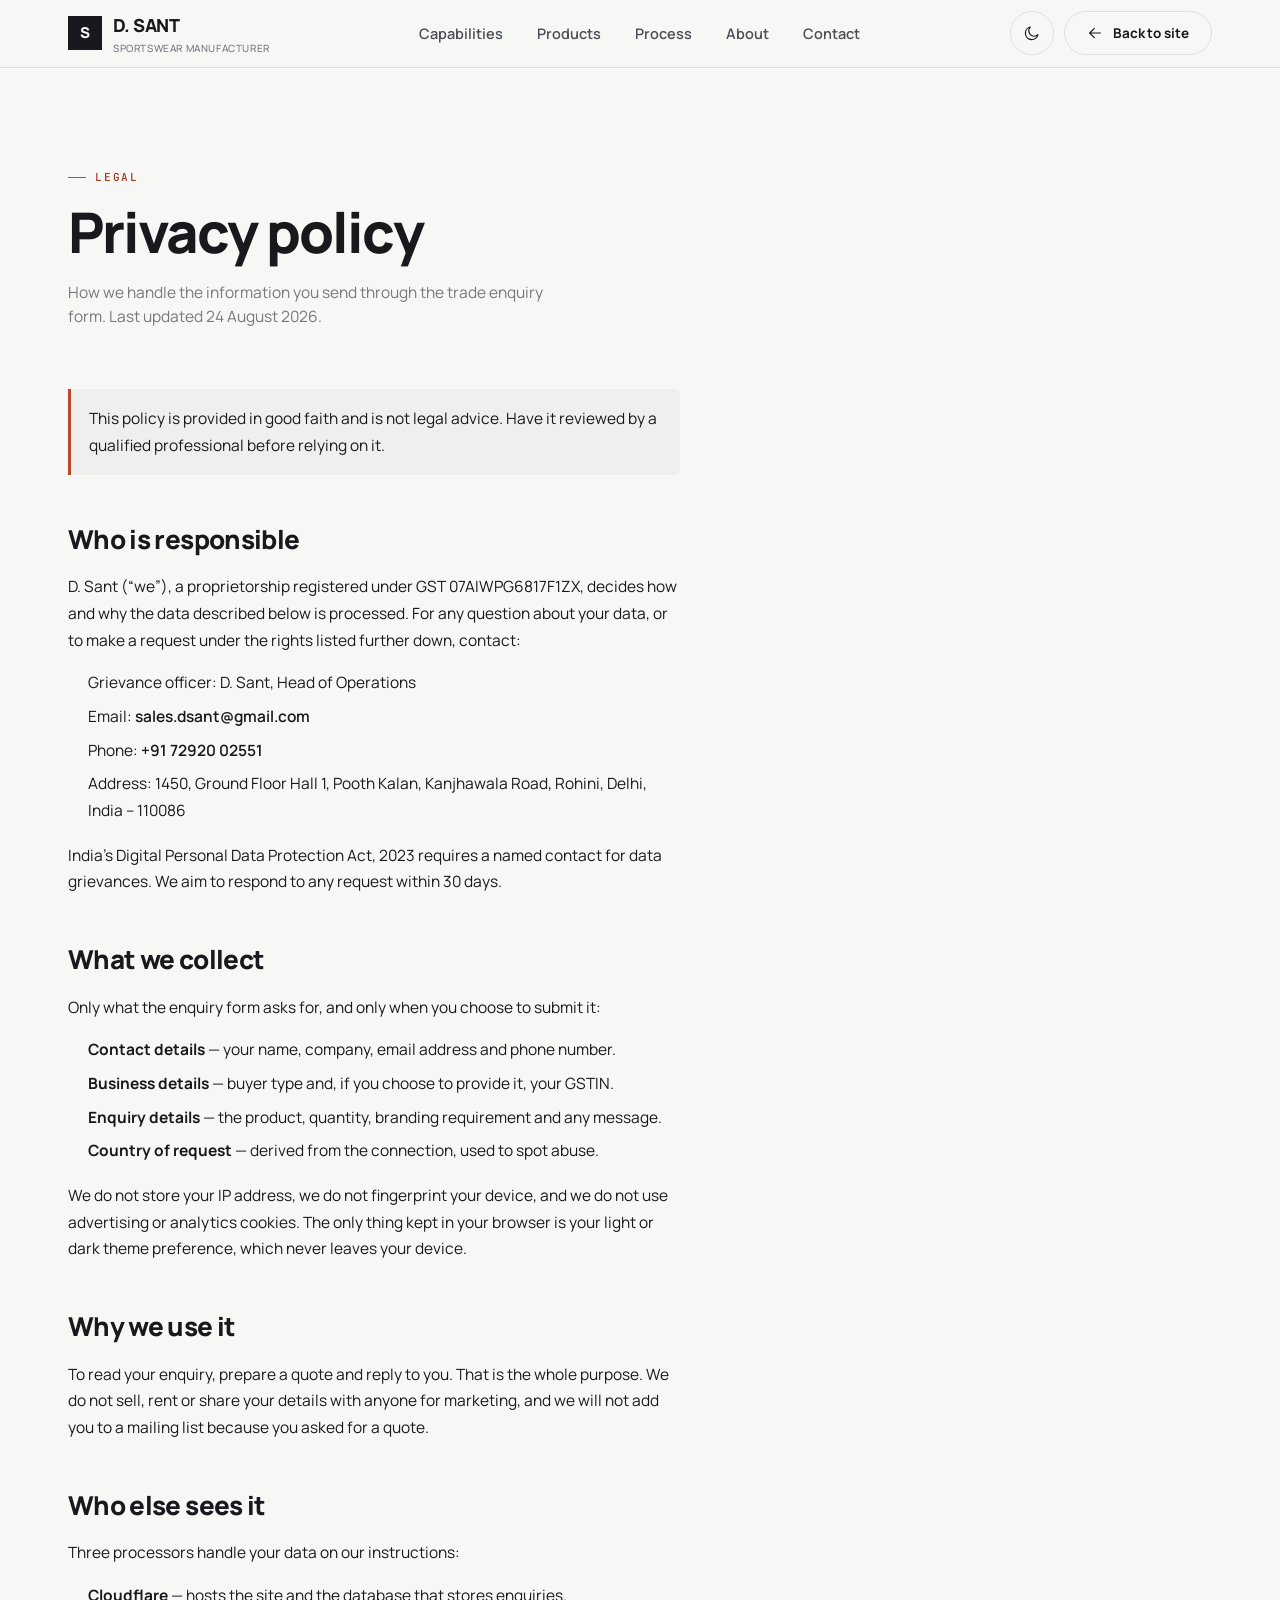
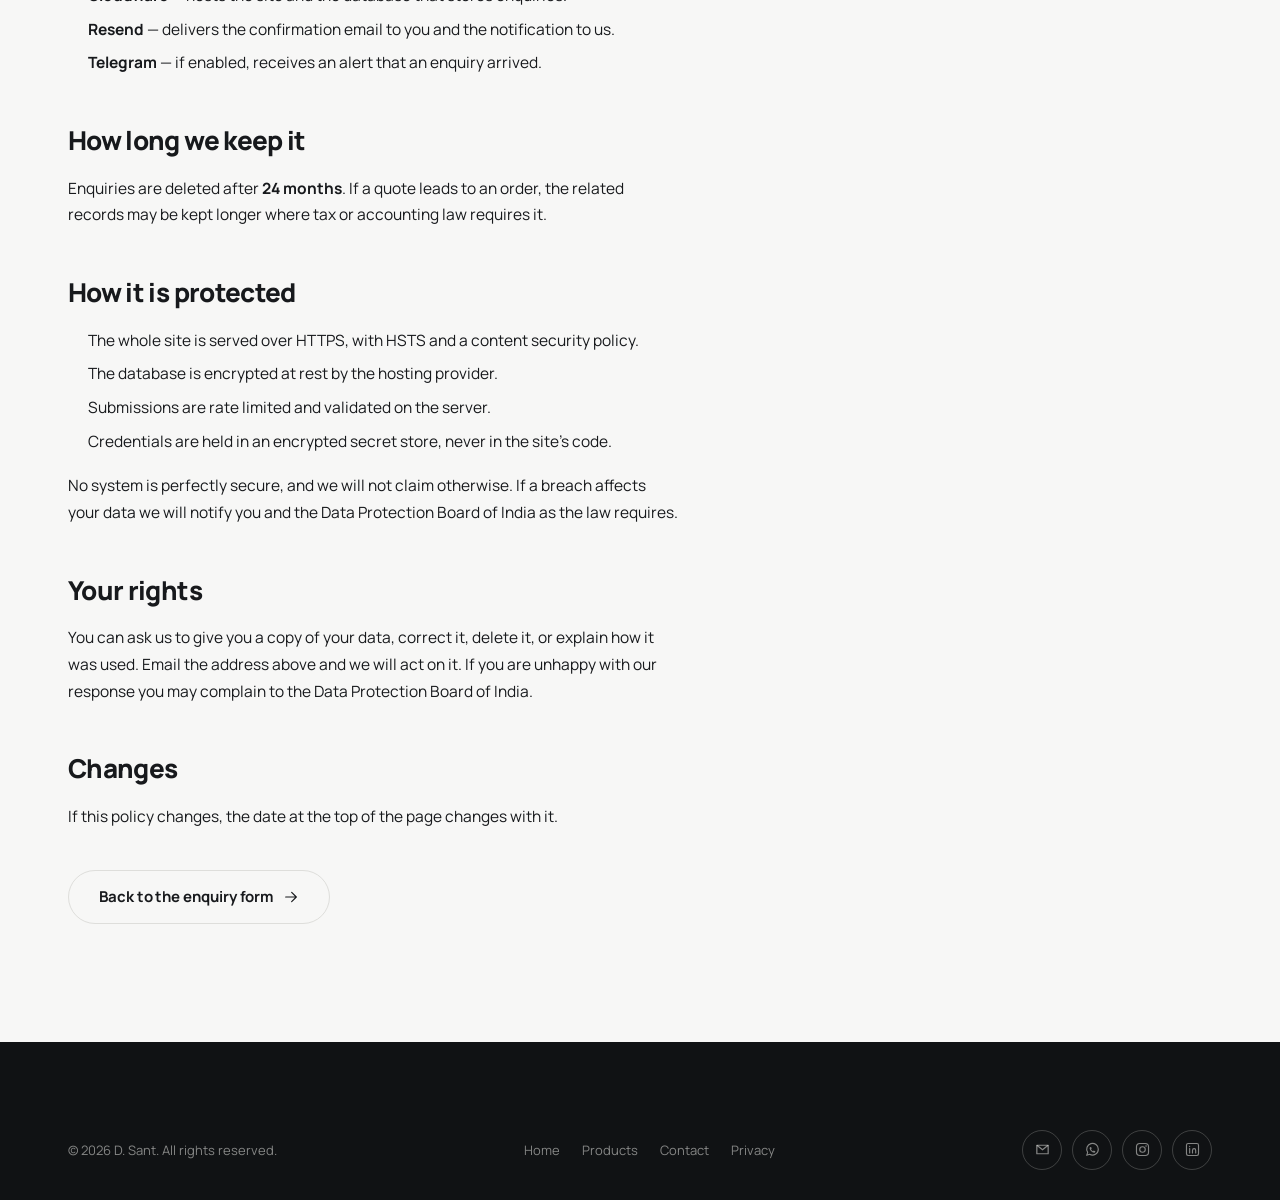
<file: privacy.html>
<!DOCTYPE html>
<html lang="en">
<head>
<meta charset="UTF-8">
<meta name="viewport" content="width=device-width, initial-scale=1.0">
<title>Privacy Policy - D. SANT</title>
<meta name="description" content="How D. Sant collects, uses, stores and deletes the personal data submitted through its trade enquiry form.">
<link rel="canonical" href="https://formcut.panshulgaur1.workers.dev/privacy">
<meta property="og:type" content="website">
<meta property="og:site_name" content="D. Sant">
<meta property="og:url" content="https://formcut.panshulgaur1.workers.dev/privacy">
<meta property="og:title" content="Privacy Policy - D. SANT">
<meta property="og:description" content="How D. Sant collects, uses, stores and deletes the personal data submitted through its trade enquiry form.">
<meta property="og:image" content="https://formcut.panshulgaur1.workers.dev/assets/og-dsant.png">
<meta property="og:image:width" content="1200">
<meta property="og:image:height" content="630">
<meta property="og:image:alt" content="D. Sant - made-to-spec wholesale sportswear">
<meta name="twitter:card" content="summary_large_image">
<meta name="twitter:title" content="Privacy Policy - D. SANT">
<meta name="twitter:description" content="How D. Sant collects, uses, stores and deletes the personal data submitted through its trade enquiry form.">
<meta name="twitter:image" content="https://formcut.panshulgaur1.workers.dev/assets/og-dsant.png">
<meta name="theme-color" content="#17191c">
<link rel="icon" href="data:image/svg+xml,<svg xmlns=%22http://www.w3.org/2000/svg%22 viewBox=%220 0 100 100%22><rect width=%22100%22 height=%22100%22 fill=%22%2317191c%22/><text x=%2250%22 y=%2272%22 font-family=%22Arial%22 font-weight=%22900%22 font-size=%2266%22 fill=%22%23b8492a%22 text-anchor=%22middle%22>S</text></svg>">
<link rel="preconnect" href="https://fonts.googleapis.com">
<link rel="preconnect" href="https://fonts.gstatic.com" crossorigin>
<link rel="stylesheet" href="css/styles.css?v=42">
</head>
<body class="page-quote">

<svg style="display:none" aria-hidden="true">
  <symbol id="icon-menu" viewBox="0 0 24 24"><path d="M3 7h18M3 12h18M3 17h18" fill="none" stroke="currentColor" stroke-width="1.75" stroke-linecap="round"/></symbol>
  <symbol id="icon-close" viewBox="0 0 24 24"><path d="M5 5l14 14M19 5L5 19" fill="none" stroke="currentColor" stroke-width="1.75" stroke-linecap="round"/></symbol>
  <symbol id="icon-arrow-right" viewBox="0 0 24 24"><path d="M4 12h16M13 5l7 7-7 7" fill="none" stroke="currentColor" stroke-width="1.75" stroke-linecap="round" stroke-linejoin="round"/></symbol>
  <symbol id="icon-arrow-left" viewBox="0 0 24 24"><path d="M20 12H4M11 5l-7 7 7 7" fill="none" stroke="currentColor" stroke-width="1.75" stroke-linecap="round" stroke-linejoin="round"/></symbol>
  <symbol id="icon-check" viewBox="0 0 24 24"><path d="M4 12.5l5.5 5.5L20 6.5" fill="none" stroke="currentColor" stroke-width="2" stroke-linecap="round" stroke-linejoin="round"/></symbol>
  <symbol id="icon-badge-check" viewBox="0 0 24 24"><path d="M9 12.2l2.2 2.2L16 9.5M12 3l2 1.6 2.5-.4 1 2.3 2.3 1-.4 2.5L21 12l-1.6 2 .4 2.5-2.3 1-1 2.3-2.5-.4L12 21l-2-1.6-2.5.4-1-2.3-2.3-1 .4-2.5L3 12l1.6-2-.4-2.5 2.3-1 1-2.3 2.5.4z" fill="none" stroke="currentColor" stroke-width="1.6" stroke-linecap="round" stroke-linejoin="round"/></symbol>
  <symbol id="icon-mail" viewBox="0 0 24 24"><path d="M4 6h16v12H4z" fill="none" stroke="currentColor" stroke-width="1.75" stroke-linejoin="round"/><path d="M4.5 6.5l7.5 6 7.5-6" fill="none" stroke="currentColor" stroke-width="1.75" stroke-linecap="round" stroke-linejoin="round"/></symbol>
  <symbol id="icon-phone" viewBox="0 0 24 24"><path d="M6 3.5l3 1.2 -1.2 2.8a12 12 0 0 0 6.7 6.7l2.8-1.2 1.2 3v3a1.5 1.5 0 0 1-1.6 1.5C10.9 20 4 13.1 4.5 6.1A1.5 1.5 0 0 1 6 3.5z" fill="none" stroke="currentColor" stroke-width="1.6" stroke-linejoin="round" stroke-linecap="round"/></symbol>
  <symbol id="icon-pin" viewBox="0 0 24 24"><path d="M12 21s7-6.5 7-12a7 7 0 1 0-14 0c0 5.5 7 12 7 12z" fill="none" stroke="currentColor" stroke-width="1.6" stroke-linejoin="round"/><circle cx="12" cy="9" r="2.4" fill="none" stroke="currentColor" stroke-width="1.6"/></symbol>
  <symbol id="icon-truck" viewBox="0 0 24 24"><path d="M3 6h10v10H3zM13 10h4l4 3v3h-8z" fill="none" stroke="currentColor" stroke-width="1.6" stroke-linejoin="round"/><circle cx="7" cy="18" r="1.8" fill="none" stroke="currentColor" stroke-width="1.6"/><circle cx="17.5" cy="18" r="1.8" fill="none" stroke="currentColor" stroke-width="1.6"/></symbol>
  <symbol id="icon-factory" viewBox="0 0 24 24"><path d="M3 20V10l5 3v-3l5 3V6l6 4v10z" fill="none" stroke="currentColor" stroke-width="1.6" stroke-linejoin="round"/><path d="M3 20h18M7 16v2M11.5 16v2M16 16v2" fill="none" stroke="currentColor" stroke-width="1.6" stroke-linecap="round"/></symbol>
  <symbol id="icon-sun" viewBox="0 0 24 24"><circle cx="12" cy="12" r="4.2" fill="none" stroke="currentColor" stroke-width="1.6"/><path d="M12 2.5v2.5M12 19v2.5M4.2 4.2l1.8 1.8M18 18l1.8 1.8M2.5 12H5M19 12h2.5M4.2 19.8L6 18M18 6l1.8-1.8" fill="none" stroke="currentColor" stroke-width="1.6" stroke-linecap="round"/></symbol>
  <symbol id="icon-moon" viewBox="0 0 24 24"><path d="M20 14.2A8.5 8.5 0 1 1 9.8 4a7 7 0 0 0 10.2 10.2z" fill="none" stroke="currentColor" stroke-width="1.6" stroke-linejoin="round"/></symbol>
  <symbol id="icon-instagram" viewBox="0 0 24 24"><rect x="3.5" y="3.5" width="17" height="17" rx="4.6" fill="none" stroke="currentColor" stroke-width="1.6"/><circle cx="12" cy="12" r="3.9" fill="none" stroke="currentColor" stroke-width="1.6"/><circle cx="17" cy="7" r="1.1" fill="currentColor"/></symbol>
  <symbol id="icon-linkedin" viewBox="0 0 24 24"><rect x="3.5" y="3.5" width="17" height="17" rx="2.4" fill="none" stroke="currentColor" stroke-width="1.6"/><path d="M8 10.5V17M8 7.6v.1M12 17v-3.6c0-1.6 1-2.6 2.3-2.6S16.5 11.8 16.5 13.4V17" fill="none" stroke="currentColor" stroke-width="1.6" stroke-linecap="round"/></symbol>
  <symbol id="icon-whatsapp" viewBox="0 0 24 24"><path d="M20.2 11.6a8.2 8.2 0 0 1-12.2 7.2L3.8 20.2l1.4-4.1A8.2 8.2 0 1 1 20.2 11.6z" fill="none" stroke="currentColor" stroke-width="1.6" stroke-linejoin="round"/><path d="M9.2 8.4c.6-.1.9.1 1.1.6l.5 1.2c.1.3 0 .5-.2.7l-.4.4c-.2.2-.2.4-.1.6a6 6 0 0 0 2.4 2.4c.2.1.4.1.6-.1l.4-.4c.2-.2.4-.3.7-.2l1.2.5c.5.2.7.5.6 1.1-.1.7-.8 1.3-1.6 1.3-3 0-6.5-3.5-6.5-6.5 0-.8.6-1.5 1.3-1.6z" fill="currentColor"/></symbol>
</svg>

<a href="#main" class="skip-link">Skip to content</a>

<header class="site-header is-scrolled" id="siteHeader">
  <div class="container">
    <a href="index.html" class="brand">
      <span class="brand-mark">S</span>
      <span>D. Sant<span class="brand-sub">Sportswear Manufacturer</span></span>
    </a>

    <nav class="nav-links" aria-label="Primary">
      <a href="index.html#capabilities">Capabilities</a>
      <a href="index.html#products">Products</a>
      <a href="index.html#process">Process</a>
      <a href="index.html#about">About</a>
      <a href="index.html#contact">Contact</a>
    </nav>

    <div class="header-actions">
      <button class="btn-icon" id="themeToggle" aria-label="Switch to dark mode">
        <svg class="icon-sun"><use href="#icon-sun"/></svg>
        <svg class="icon-moon" hidden><use href="#icon-moon"/></svg>
      </button>
      <!-- data-restore: this is the only link that puts the reader back where
           they left off. The brand and the nav anchors deliberately do not. -->
      <a href="index.html" class="btn btn-secondary btn-sm" id="headerCta">
        <svg><use href="#icon-arrow-left"/></svg>
        Back to site
      </a>
      <button class="nav-toggle" id="navToggle" aria-label="Open menu" aria-expanded="false" aria-controls="mobileNav">
        <svg><use href="#icon-menu"/></svg>
      </button>
    </div>
  </div>
</header>

<div class="mobile-nav" id="mobileNav">
  <button class="mobile-nav-close" id="mobileNavClose" aria-label="Close menu">
    <svg><use href="#icon-close"/></svg>
  </button>
  <nav class="mobile-nav-links" aria-label="Mobile">
    <a href="index.html" style="--i:0">Home</a>
    <a href="index.html#capabilities" style="--i:1">Capabilities</a>
    <a href="index.html#products" style="--i:2">Products</a>
    <a href="index.html#process" style="--i:3">Process</a>
    <a href="index.html#contact" style="--i:4">Contact</a>
  </nav>
  <div class="mobile-nav-foot">
    <a href="mailto:sales.dsant@gmail.com">sales.dsant@gmail.com</a>
    <a href="index.html#contact">Pooth Kalan, Rohini, Delhi</a>
  </div>
</div>

<main id="main" class="quote-page legal-page">
  <div class="container">

    <div class="quote-head">
      <span class="eyebrow">Legal</span>
      <h1>Privacy policy</h1>
      <p>How we handle the information you send through the trade enquiry form. Last updated 24 August 2026.</p>
    </div>

    <div class="legal-body">
      <p class="legal-note">This policy is provided in good faith and is not legal advice. Have it reviewed by a
      qualified professional before relying on it.</p>

      <h2>Who is responsible</h2>
      <p>D. Sant (&ldquo;we&rdquo;), a proprietorship registered under GST 07AIWPG6817F1ZX, decides how and why the
      data described below is processed. For any question about your data, or to make a request under the rights
      listed further down, contact:</p>
      <ul>
        <li>Grievance officer: D. Sant, Head of Operations</li>
        <li>Email: <a href="mailto:sales.dsant@gmail.com" class="link-underline">sales.dsant@gmail.com</a></li>
        <li>Phone: <a href="tel:+917292002551" class="link-underline">+91 72920 02551</a></li>
        <li>Address: 1450, Ground Floor Hall 1, Pooth Kalan, Kanjhawala Road, Rohini, Delhi, India &ndash; 110086</li>
      </ul>
      <p>India&rsquo;s Digital Personal Data Protection Act, 2023 requires a named contact for data grievances. We aim
      to respond to any request within 30 days.</p>

      <h2>What we collect</h2>
      <p>Only what the enquiry form asks for, and only when you choose to submit it:</p>
      <ul>
        <li><strong>Contact details</strong> &mdash; your name, company, email address and phone number.</li>
        <li><strong>Business details</strong> &mdash; buyer type and, if you choose to provide it, your GSTIN.</li>
        <li><strong>Enquiry details</strong> &mdash; the product, quantity, branding requirement and any message.</li>
        <li><strong>Country of request</strong> &mdash; derived from the connection, used to spot abuse.</li>
      </ul>
      <p>We do not store your IP address, we do not fingerprint your device, and we do not use advertising or
      analytics cookies. The only thing kept in your browser is your light or dark theme preference, which never
      leaves your device.</p>

      <h2>Why we use it</h2>
      <p>To read your enquiry, prepare a quote and reply to you. That is the whole purpose. We do not sell, rent or
      share your details with anyone for marketing, and we will not add you to a mailing list because you asked for a
      quote.</p>

      <h2>Who else sees it</h2>
      <p>Three processors handle your data on our instructions:</p>
      <ul>
        <li><strong>Cloudflare</strong> &mdash; hosts the site and the database that stores enquiries.</li>
        <li><strong>Resend</strong> &mdash; delivers the confirmation email to you and the notification to us.</li>
        <li><strong>Telegram</strong> &mdash; if enabled, receives an alert that an enquiry arrived.</li>
      </ul>

      <h2>How long we keep it</h2>
      <p>Enquiries are deleted after <strong>24 months</strong>. If a quote leads to an order, the related records may
      be kept longer where tax or accounting law requires it.</p>

      <h2>How it is protected</h2>
      <ul>
        <li>The whole site is served over HTTPS, with HSTS and a content security policy.</li>
        <li>The database is encrypted at rest by the hosting provider.</li>
        <li>Submissions are rate limited and validated on the server.</li>
        <li>Credentials are held in an encrypted secret store, never in the site&rsquo;s code.</li>
      </ul>
      <p>No system is perfectly secure, and we will not claim otherwise. If a breach affects your data we will notify
      you and the Data Protection Board of India as the law requires.</p>

      <h2>Your rights</h2>
      <p>You can ask us to give you a copy of your data, correct it, delete it, or explain how it was used. Email the
      address above and we will act on it. If you are unhappy with our response you may complain to the Data
      Protection Board of India.</p>

      <h2>Changes</h2>
      <p>If this policy changes, the date at the top of the page changes with it.</p>

      <p style="margin-top:40px">
        <a href="quote.html" class="btn btn-secondary" data-magnetic>
          Back to the enquiry form
          <svg><use href="#icon-arrow-right"/></svg>
        </a>
      </p>
    </div>

  </div>
</main>

<footer class="site-footer">
  <div class="container">
    <div class="footer-bottom" style="margin-top:0;padding-top:0;border-top:none">
      <span>© <span id="year">2026</span> D. Sant. All rights reserved.</span>
      <div class="footer-legal">
        <a href="index.html">Home</a>
        <a href="index.html#products">Products</a>
        <a href="index.html#contact">Contact</a>
        <a href="privacy.html">Privacy</a>
      </div>
      <div class="footer-socials" style="margin-top:0">
        <a href="mailto:sales.dsant@gmail.com" aria-label="Email D. Sant"><svg><use href="#icon-mail"/></svg></a>
        <a href="https://wa.me/917292002551?text=Hi%20D.%20Sant%2C%20I%27d%20like%20a%20wholesale%20quote.%0A%0AProduct%3A%0AQuantity%3A%0ACompany%3A" target="_blank" rel="noopener noreferrer" aria-label="D. Sant on WhatsApp"><svg><use href="#icon-whatsapp"/></svg></a>
        <a href="index.html#contact" aria-label="D. Sant on Instagram"><svg><use href="#icon-instagram"/></svg></a>
        <a href="index.html#contact" aria-label="D. Sant on LinkedIn"><svg><use href="#icon-linkedin"/></svg></a>
      </div>
    </div>
  </div>
</footer>

<script src="js/script.js?v=28"></script>
</body>
</html>
</file>
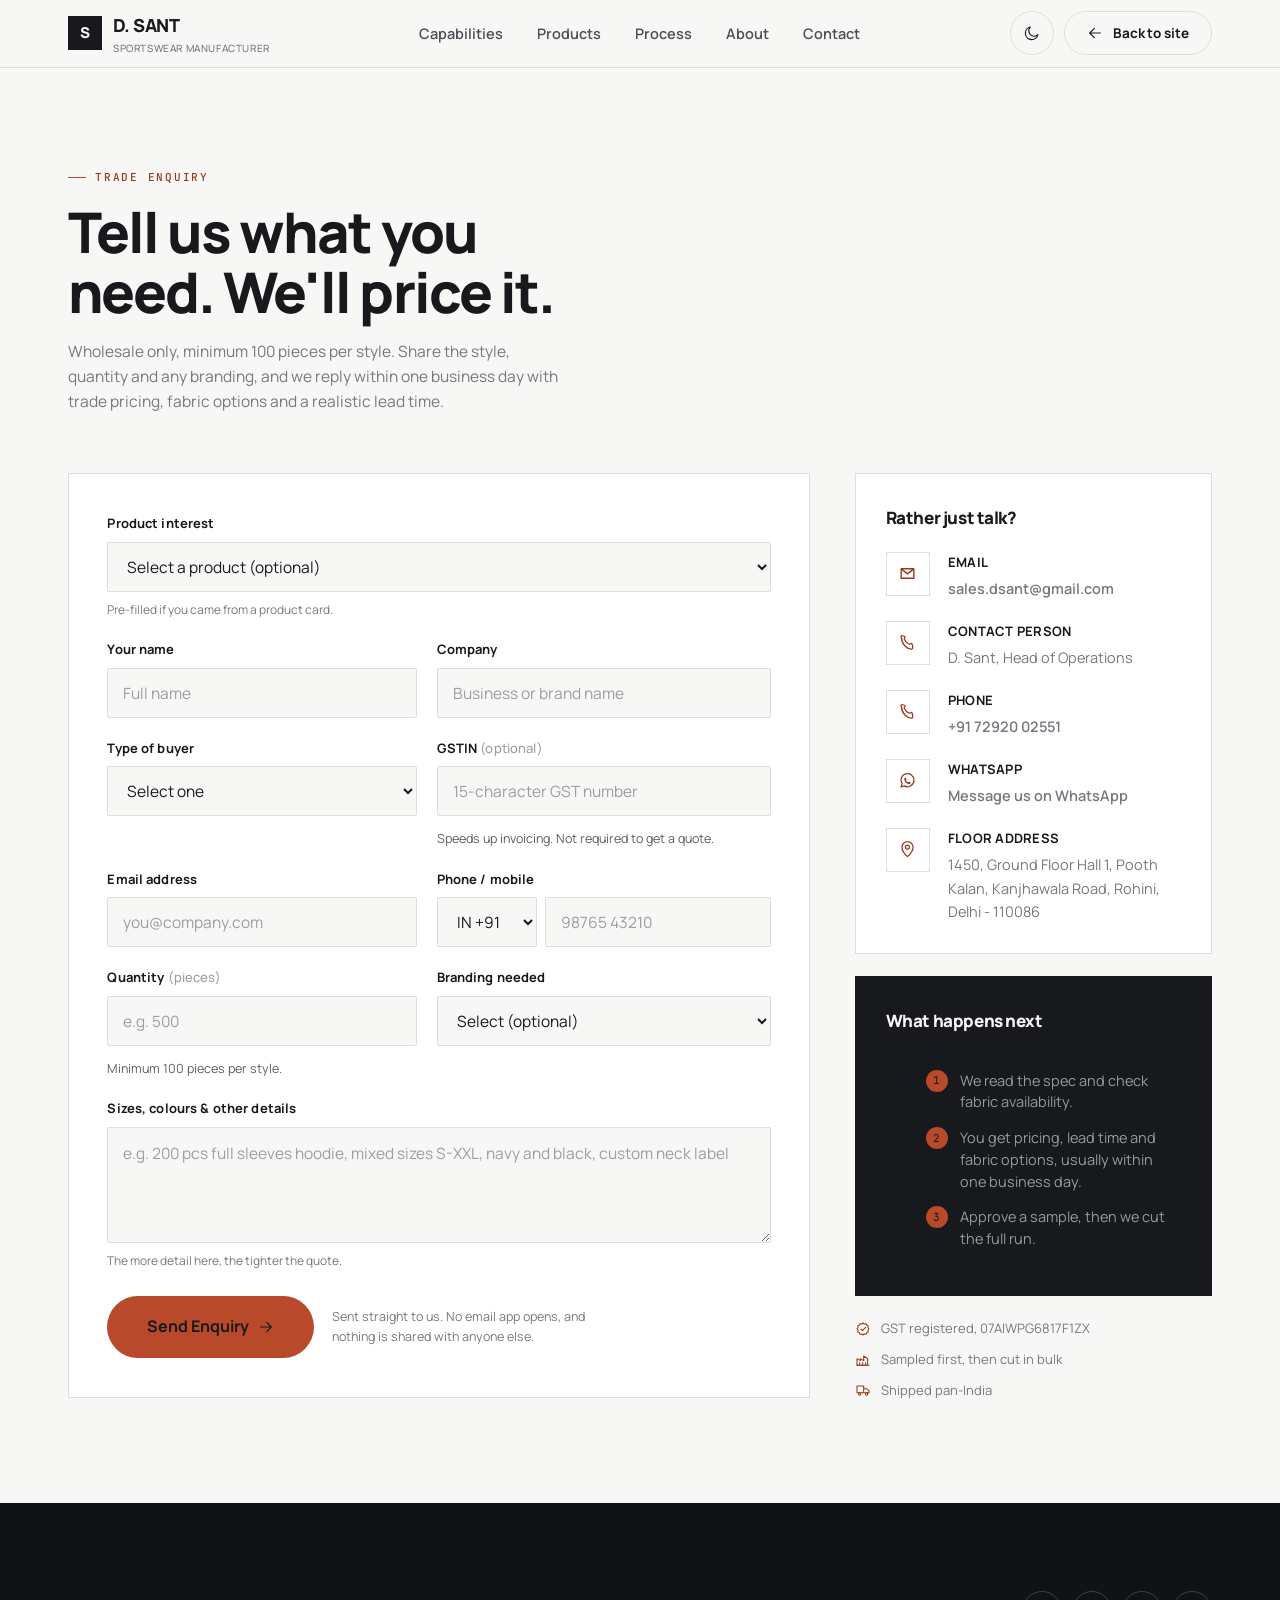
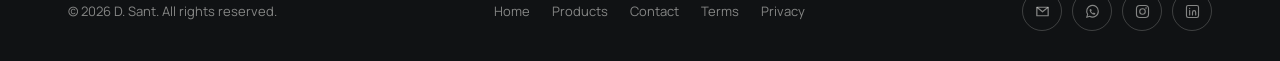
<file: quote.html>
<!DOCTYPE html>
<html lang="en">
<head>
<meta charset="UTF-8">
<meta name="viewport" content="width=device-width, initial-scale=1.0">
<title>Get a Quote - D. SANT</title>
<meta name="description" content="Request a manufacturing quote from D. Sant. Send your style, quantity, colours and branding and we reply within one business day with pricing and lead time.">
<link rel="canonical" href="https://formcut.panshulgaur1.workers.dev/quote">
<meta property="og:type" content="website">
<meta property="og:site_name" content="D. Sant">
<meta property="og:url" content="https://formcut.panshulgaur1.workers.dev/quote">
<meta property="og:title" content="Trade Enquiry - D. SANT">
<meta property="og:description" content="Request wholesale pricing from D. Sant. Send your style, quantity and branding and we reply within one business day with trade pricing and lead time.">
<meta property="og:image" content="https://formcut.panshulgaur1.workers.dev/assets/og-dsant.png">
<meta property="og:image:width" content="1200">
<meta property="og:image:height" content="630">
<meta property="og:image:alt" content="D. Sant - made-to-spec wholesale sportswear">
<meta name="twitter:card" content="summary_large_image">
<meta name="twitter:title" content="Trade Enquiry - D. SANT">
<meta name="twitter:description" content="Request wholesale pricing from D. Sant. Send your style, quantity and branding and we reply within one business day with trade pricing and lead time.">
<meta name="twitter:image" content="https://formcut.panshulgaur1.workers.dev/assets/og-dsant.png">
<meta name="theme-color" content="#17191c">
<link rel="icon" href="data:image/svg+xml,<svg xmlns=%22http://www.w3.org/2000/svg%22 viewBox=%220 0 100 100%22><rect width=%22100%22 height=%22100%22 fill=%22%2317191c%22/><text x=%2250%22 y=%2272%22 font-family=%22Arial%22 font-weight=%22900%22 font-size=%2266%22 fill=%22%23b8492a%22 text-anchor=%22middle%22>S</text></svg>">
<link rel="apple-touch-icon" sizes="180x180" href="/assets/apple-touch-icon.png">
<link rel="manifest" href="/site.webmanifest">
<link rel="preconnect" href="https://fonts.googleapis.com">
<link rel="preconnect" href="https://fonts.gstatic.com" crossorigin>
<link rel="stylesheet" href="css/styles.css?v=44">
</head>
<body class="page-quote">

<svg style="display:none" aria-hidden="true">
  <symbol id="icon-menu" viewBox="0 0 24 24"><path d="M3 7h18M3 12h18M3 17h18" fill="none" stroke="currentColor" stroke-width="1.75" stroke-linecap="round"/></symbol>
  <symbol id="icon-close" viewBox="0 0 24 24"><path d="M5 5l14 14M19 5L5 19" fill="none" stroke="currentColor" stroke-width="1.75" stroke-linecap="round"/></symbol>
  <symbol id="icon-arrow-right" viewBox="0 0 24 24"><path d="M4 12h16M13 5l7 7-7 7" fill="none" stroke="currentColor" stroke-width="1.75" stroke-linecap="round" stroke-linejoin="round"/></symbol>
  <symbol id="icon-arrow-left" viewBox="0 0 24 24"><path d="M20 12H4M11 5l-7 7 7 7" fill="none" stroke="currentColor" stroke-width="1.75" stroke-linecap="round" stroke-linejoin="round"/></symbol>
  <symbol id="icon-check" viewBox="0 0 24 24"><path d="M4 12.5l5.5 5.5L20 6.5" fill="none" stroke="currentColor" stroke-width="2" stroke-linecap="round" stroke-linejoin="round"/></symbol>
  <symbol id="icon-badge-check" viewBox="0 0 24 24"><path d="M9 12.2l2.2 2.2L16 9.5M12 3l2 1.6 2.5-.4 1 2.3 2.3 1-.4 2.5L21 12l-1.6 2 .4 2.5-2.3 1-1 2.3-2.5-.4L12 21l-2-1.6-2.5.4-1-2.3-2.3-1 .4-2.5L3 12l1.6-2-.4-2.5 2.3-1 1-2.3 2.5.4z" fill="none" stroke="currentColor" stroke-width="1.6" stroke-linecap="round" stroke-linejoin="round"/></symbol>
  <symbol id="icon-mail" viewBox="0 0 24 24"><path d="M4 6h16v12H4z" fill="none" stroke="currentColor" stroke-width="1.75" stroke-linejoin="round"/><path d="M4.5 6.5l7.5 6 7.5-6" fill="none" stroke="currentColor" stroke-width="1.75" stroke-linecap="round" stroke-linejoin="round"/></symbol>
  <symbol id="icon-phone" viewBox="0 0 24 24"><path d="M6 3.5l3 1.2 -1.2 2.8a12 12 0 0 0 6.7 6.7l2.8-1.2 1.2 3v3a1.5 1.5 0 0 1-1.6 1.5C10.9 20 4 13.1 4.5 6.1A1.5 1.5 0 0 1 6 3.5z" fill="none" stroke="currentColor" stroke-width="1.6" stroke-linejoin="round" stroke-linecap="round"/></symbol>
  <symbol id="icon-pin" viewBox="0 0 24 24"><path d="M12 21s7-6.5 7-12a7 7 0 1 0-14 0c0 5.5 7 12 7 12z" fill="none" stroke="currentColor" stroke-width="1.6" stroke-linejoin="round"/><circle cx="12" cy="9" r="2.4" fill="none" stroke="currentColor" stroke-width="1.6"/></symbol>
  <symbol id="icon-truck" viewBox="0 0 24 24"><path d="M3 6h10v10H3zM13 10h4l4 3v3h-8z" fill="none" stroke="currentColor" stroke-width="1.6" stroke-linejoin="round"/><circle cx="7" cy="18" r="1.8" fill="none" stroke="currentColor" stroke-width="1.6"/><circle cx="17.5" cy="18" r="1.8" fill="none" stroke="currentColor" stroke-width="1.6"/></symbol>
  <symbol id="icon-factory" viewBox="0 0 24 24"><path d="M3 20V10l5 3v-3l5 3V6l6 4v10z" fill="none" stroke="currentColor" stroke-width="1.6" stroke-linejoin="round"/><path d="M3 20h18M7 16v2M11.5 16v2M16 16v2" fill="none" stroke="currentColor" stroke-width="1.6" stroke-linecap="round"/></symbol>
  <symbol id="icon-sun" viewBox="0 0 24 24"><circle cx="12" cy="12" r="4.2" fill="none" stroke="currentColor" stroke-width="1.6"/><path d="M12 2.5v2.5M12 19v2.5M4.2 4.2l1.8 1.8M18 18l1.8 1.8M2.5 12H5M19 12h2.5M4.2 19.8L6 18M18 6l1.8-1.8" fill="none" stroke="currentColor" stroke-width="1.6" stroke-linecap="round"/></symbol>
  <symbol id="icon-moon" viewBox="0 0 24 24"><path d="M20 14.2A8.5 8.5 0 1 1 9.8 4a7 7 0 0 0 10.2 10.2z" fill="none" stroke="currentColor" stroke-width="1.6" stroke-linejoin="round"/></symbol>
  <symbol id="icon-instagram" viewBox="0 0 24 24"><rect x="3.5" y="3.5" width="17" height="17" rx="4.6" fill="none" stroke="currentColor" stroke-width="1.6"/><circle cx="12" cy="12" r="3.9" fill="none" stroke="currentColor" stroke-width="1.6"/><circle cx="17" cy="7" r="1.1" fill="currentColor"/></symbol>
  <symbol id="icon-linkedin" viewBox="0 0 24 24"><rect x="3.5" y="3.5" width="17" height="17" rx="2.4" fill="none" stroke="currentColor" stroke-width="1.6"/><path d="M8 10.5V17M8 7.6v.1M12 17v-3.6c0-1.6 1-2.6 2.3-2.6S16.5 11.8 16.5 13.4V17" fill="none" stroke="currentColor" stroke-width="1.6" stroke-linecap="round"/></symbol>
  <symbol id="icon-whatsapp" viewBox="0 0 24 24"><path d="M20.2 11.6a8.2 8.2 0 0 1-12.2 7.2L3.8 20.2l1.4-4.1A8.2 8.2 0 1 1 20.2 11.6z" fill="none" stroke="currentColor" stroke-width="1.6" stroke-linejoin="round"/><path d="M9.2 8.4c.6-.1.9.1 1.1.6l.5 1.2c.1.3 0 .5-.2.7l-.4.4c-.2.2-.2.4-.1.6a6 6 0 0 0 2.4 2.4c.2.1.4.1.6-.1l.4-.4c.2-.2.4-.3.7-.2l1.2.5c.5.2.7.5.6 1.1-.1.7-.8 1.3-1.6 1.3-3 0-6.5-3.5-6.5-6.5 0-.8.6-1.5 1.3-1.6z" fill="currentColor"/></symbol>
</svg>

<a href="#main" class="skip-link">Skip to content</a>

<header class="site-header is-scrolled" id="siteHeader">
  <div class="container">
    <a href="index.html" class="brand">
      <span class="brand-mark">S</span>
      <span>D. Sant<span class="brand-sub">Sportswear Manufacturer</span></span>
    </a>

    <nav class="nav-links" aria-label="Primary">
      <a href="index.html#capabilities">Capabilities</a>
      <a href="index.html#products">Products</a>
      <a href="index.html#process">Process</a>
      <a href="index.html#about">About</a>
      <a href="index.html#contact">Contact</a>
    </nav>

    <div class="header-actions">
      <button class="btn-icon" id="themeToggle" aria-label="Switch to dark mode">
        <svg class="icon-sun"><use href="#icon-sun"/></svg>
        <svg class="icon-moon" hidden><use href="#icon-moon"/></svg>
      </button>
      <!-- data-restore: this is the only link that puts the reader back where
           they left off. The brand and the nav anchors deliberately do not. -->
      <a href="index.html" class="btn btn-secondary btn-sm" id="headerCta" data-restore>
        <svg><use href="#icon-arrow-left"/></svg>
        Back to site
      </a>
      <button class="nav-toggle" id="navToggle" aria-label="Open menu" aria-expanded="false" aria-controls="mobileNav">
        <svg><use href="#icon-menu"/></svg>
      </button>
    </div>
  </div>
</header>

<div class="mobile-nav" id="mobileNav">
  <button class="mobile-nav-close" id="mobileNavClose" aria-label="Close menu">
    <svg><use href="#icon-close"/></svg>
  </button>
  <nav class="mobile-nav-links" aria-label="Mobile">
    <a href="index.html" style="--i:0">Home</a>
    <a href="index.html#capabilities" style="--i:1">Capabilities</a>
    <a href="index.html#products" style="--i:2">Products</a>
    <a href="index.html#process" style="--i:3">Process</a>
    <a href="index.html#contact" style="--i:4">Contact</a>
  </nav>
  <div class="mobile-nav-foot">
    <a href="mailto:sales.dsant@gmail.com">sales.dsant@gmail.com</a>
    <a href="index.html#contact">Pooth Kalan, Rohini, Delhi</a>
  </div>
</div>

<main id="main" class="quote-page">
  <div class="container">

    <div class="quote-head">
      <span class="eyebrow">Trade enquiry</span>
      <h1>Tell us what you need. We'll price it.</h1>
      <p>Wholesale only, minimum 100 pieces per style. Share the style, quantity and any branding, and we reply within one business day with trade pricing, fabric options and a realistic lead time.</p>
    </div>

    <div class="quote-grid">

      <!-- FORM -->
      <div class="form-card">
        <form id="quoteForm" novalidate>
          <!-- Honeypot. Hidden from people, irresistible to naive bots. Not
               type="hidden" - that is the first thing a scraper skips. Kept
               out of the tab order and hidden from screen readers so it can
               never trap a real visitor. -->
          <div class="hp-field" aria-hidden="true">
            <label for="fWebsite">Website</label>
            <input type="text" id="fWebsite" name="website" tabindex="-1" autocomplete="off">
          </div>
          <div class="form-grid">

            <div class="form-field full">
              <label for="fProduct">Product interest</label>
              <select id="fProduct" name="product">
                <option value="">Select a product (optional)</option>
                <option>Unisex Round Neck Sweatshirt</option>
                <option>Unisex Full Sleeves Sweatshirt</option>
                <option>Unisex Multicolor Sports T-Shirt</option>
                <option>Unisex Multicolor Sports Track Pant</option>
                <option>Unisex Full Sleeves Jacket</option>
                <option>Unisex Plain Full Sleeves Hoodie</option>
                <option>Unisex Plain T-Shirt</option>
                <option>Unisex Polyester Sports Shorts</option>
                <option>Something else / mixed order</option>
              </select>
              <span class="hint">Pre-filled if you came from a product card.</span>
            </div>

            <div class="form-field">
              <label for="fName">Your name</label>
              <input type="text" id="fName" name="name" autocomplete="name" placeholder="Full name">
              <span class="error-msg">Please enter your name.</span>
            </div>

            <!-- Wholesale-only, so the business is required, not optional. -->
            <div class="form-field">
              <label for="fCompany">Company</label>
              <input type="text" id="fCompany" name="company" autocomplete="organization" placeholder="Business or brand name">
              <span class="error-msg">We supply businesses only, so we need a company name.</span>
            </div>

            <div class="form-field">
              <label for="fBuyerType">Type of buyer</label>
              <select id="fBuyerType" name="buyerType">
                <option value="">Select one</option>
                <option>Distributor / wholesaler</option>
                <option>Multi-brand retailer</option>
                <option>Private-label brand</option>
                <option>Corporate / uniform buyer</option>
                <option>Team, club or institution</option>
                <option>Other business</option>
              </select>
            </div>

            <div class="form-field">
              <label for="fGstin">GSTIN <span class="opt">(optional)</span></label>
              <input type="text" id="fGstin" name="gstin" placeholder="15-character GST number" maxlength="15" autocapitalize="characters">
              <span class="form-hint">Speeds up invoicing. Not required to get a quote.</span>
            </div>

            <div class="form-field">
              <label for="fEmail">Email address</label>
              <input type="email" id="fEmail" name="email" autocomplete="email" placeholder="you@company.com">
              <span class="error-msg">Enter a valid email address.</span>
            </div>

            <div class="form-field">
              <label for="fPhone">Phone / mobile</label>
              <div class="phone-field">
                <select id="fPhoneCode" aria-label="Country dialling code">
                  <option value="+91">IN +91</option>
                  <option value="+971">AE +971</option>
                  <option value="+1">US +1</option>
                  <option value="+44">UK +44</option>
                </select>
                <input type="tel" id="fPhone" name="phone" autocomplete="tel" placeholder="98765 43210">
              </div>
              <span class="error-msg">Enter a valid phone number.</span>
            </div>

            <div class="form-field">
              <label for="fQty">Quantity <span class="opt">(pieces)</span></label>
              <input type="number" id="fQty" name="quantity" min="100" placeholder="e.g. 500">
              <span class="form-hint">Minimum 100 pieces per style.</span>
            </div>

            <div class="form-field">
              <label for="fBranding">Branding needed</label>
              <select id="fBranding" name="branding">
                <option value="">Select (optional)</option>
                <option>Plain, no branding</option>
                <option>Printed logo</option>
                <option>Neck label only</option>
                <option>Neck label + hangtag</option>
                <option>Full private label</option>
              </select>
            </div>

            <div class="form-field full">
              <label for="fMessage">Sizes, colours &amp; other details</label>
              <textarea id="fMessage" name="message" placeholder="e.g. 200 pcs full sleeves hoodie, mixed sizes S-XXL, navy and black, custom neck label"></textarea>
              <span class="hint">The more detail here, the tighter the quote.</span>
            </div>

          </div>

          <div class="form-submit">
            <button type="submit" class="btn btn-primary btn-lg" data-magnetic>
              Send Enquiry
              <svg><use href="#icon-arrow-right"/></svg>
            </button>
            <span class="form-note">Sent straight to us. No email app opens, and nothing is shared with anyone else.</span>
          </div>

          <div class="form-success" id="formSuccess" role="status">
            <svg><use href="#icon-check"/></svg>
            Enquiry received. We will reply within one business day with trade pricing and lead time.<strong id="formRef"></strong>
          </div>

          <!-- Shown only when the request genuinely fails. role="alert" so it
               is announced; hidden rather than removed so it can be reused. -->
          <div class="form-fail" id="formFail" role="alert" hidden>
            <strong>That did not go through.</strong>
            Please check your connection and try again. If it keeps failing,
            email us at <a href="mailto:sales.dsant@gmail.com" class="link-underline">sales.dsant@gmail.com</a>.
          </div>
        </form>
      </div>

      <!-- SIDEBAR -->
      <aside class="quote-aside">
        <div class="quote-card">
          <h2>Rather just talk?</h2>
          <div class="contact-row">
            <span class="ico"><svg><use href="#icon-mail"/></svg></span>
            <div>
              <h4>Email</h4>
              <a href="mailto:sales.dsant@gmail.com" class="link-underline">sales.dsant@gmail.com</a>
            </div>
          </div>
          <div class="contact-row">
            <span class="ico"><svg><use href="#icon-phone"/></svg></span>
            <div>
              <h4>Contact person</h4>
              <p>D. Sant, Head of Operations</p>
            </div>
          </div>
          <div class="contact-row">
            <span class="ico"><svg><use href="#icon-phone"/></svg></span>
            <div>
              <h4>Phone</h4>
              <p><a href="tel:+917292002551" class="link-underline">+91 72920 02551</a></p>
            </div>
          </div>
          <div class="contact-row">
            <span class="ico"><svg><use href="#icon-whatsapp"/></svg></span>
            <div>
              <h4>WhatsApp</h4>
              <p><a href="https://wa.me/917292002551?text=Hi%20D.%20Sant%2C%20I%27d%20like%20a%20wholesale%20quote.%0A%0AProduct%3A%0AQuantity%3A%0ACompany%3A" class="link-underline" target="_blank" rel="noopener noreferrer">Message us on WhatsApp</a></p>
            </div>
          </div>
          <div class="contact-row">
            <span class="ico"><svg><use href="#icon-pin"/></svg></span>
            <div>
              <h4>Floor address</h4>
              <p>1450, Ground Floor Hall 1, Pooth Kalan, Kanjhawala Road, Rohini, Delhi - 110086</p>
            </div>
          </div>
        </div>

        <div class="quote-card quote-card-dark">
          <h2>What happens next</h2>
          <ol class="quote-steps">
            <li><span>1</span> We read the spec and check fabric availability.</li>
            <li><span>2</span> You get pricing, lead time and fabric options, usually within one business day.</li>
            <li><span>3</span> Approve a sample, then we cut the full run.</li>
          </ol>
        </div>

        <div class="quote-assure">
          <div><svg><use href="#icon-badge-check"/></svg> GST registered, 07AIWPG6817F1ZX</div>
          <div><svg><use href="#icon-factory"/></svg> Sampled first, then cut in bulk</div>
          <div><svg><use href="#icon-truck"/></svg> Shipped pan-India</div>
        </div>
      </aside>

    </div>
  </div>
</main>

<footer class="site-footer">
  <div class="container">
    <div class="footer-bottom" style="margin-top:0;padding-top:0;border-top:none">
      <span>© <span id="year">2026</span> D. Sant. All rights reserved.</span>
      <div class="footer-legal">
        <a href="index.html">Home</a>
        <a href="index.html#products">Products</a>
        <a href="index.html#contact">Contact</a>
        <a href="terms.html">Terms</a>
        <a href="privacy.html">Privacy</a>
      </div>
      <div class="footer-socials" style="margin-top:0">
        <a href="mailto:sales.dsant@gmail.com" aria-label="Email D. Sant"><svg><use href="#icon-mail"/></svg></a>
        <a href="https://wa.me/917292002551?text=Hi%20D.%20Sant%2C%20I%27d%20like%20a%20wholesale%20quote.%0A%0AProduct%3A%0AQuantity%3A%0ACompany%3A" target="_blank" rel="noopener noreferrer" aria-label="D. Sant on WhatsApp"><svg><use href="#icon-whatsapp"/></svg></a>
        <a href="index.html#contact" aria-label="D. Sant on Instagram"><svg><use href="#icon-instagram"/></svg></a>
        <a href="index.html#contact" aria-label="D. Sant on LinkedIn"><svg><use href="#icon-linkedin"/></svg></a>
      </div>
    </div>
  </div>
</footer>

<script src="js/script.js?v=30"></script>
</body>
</html>
</file>
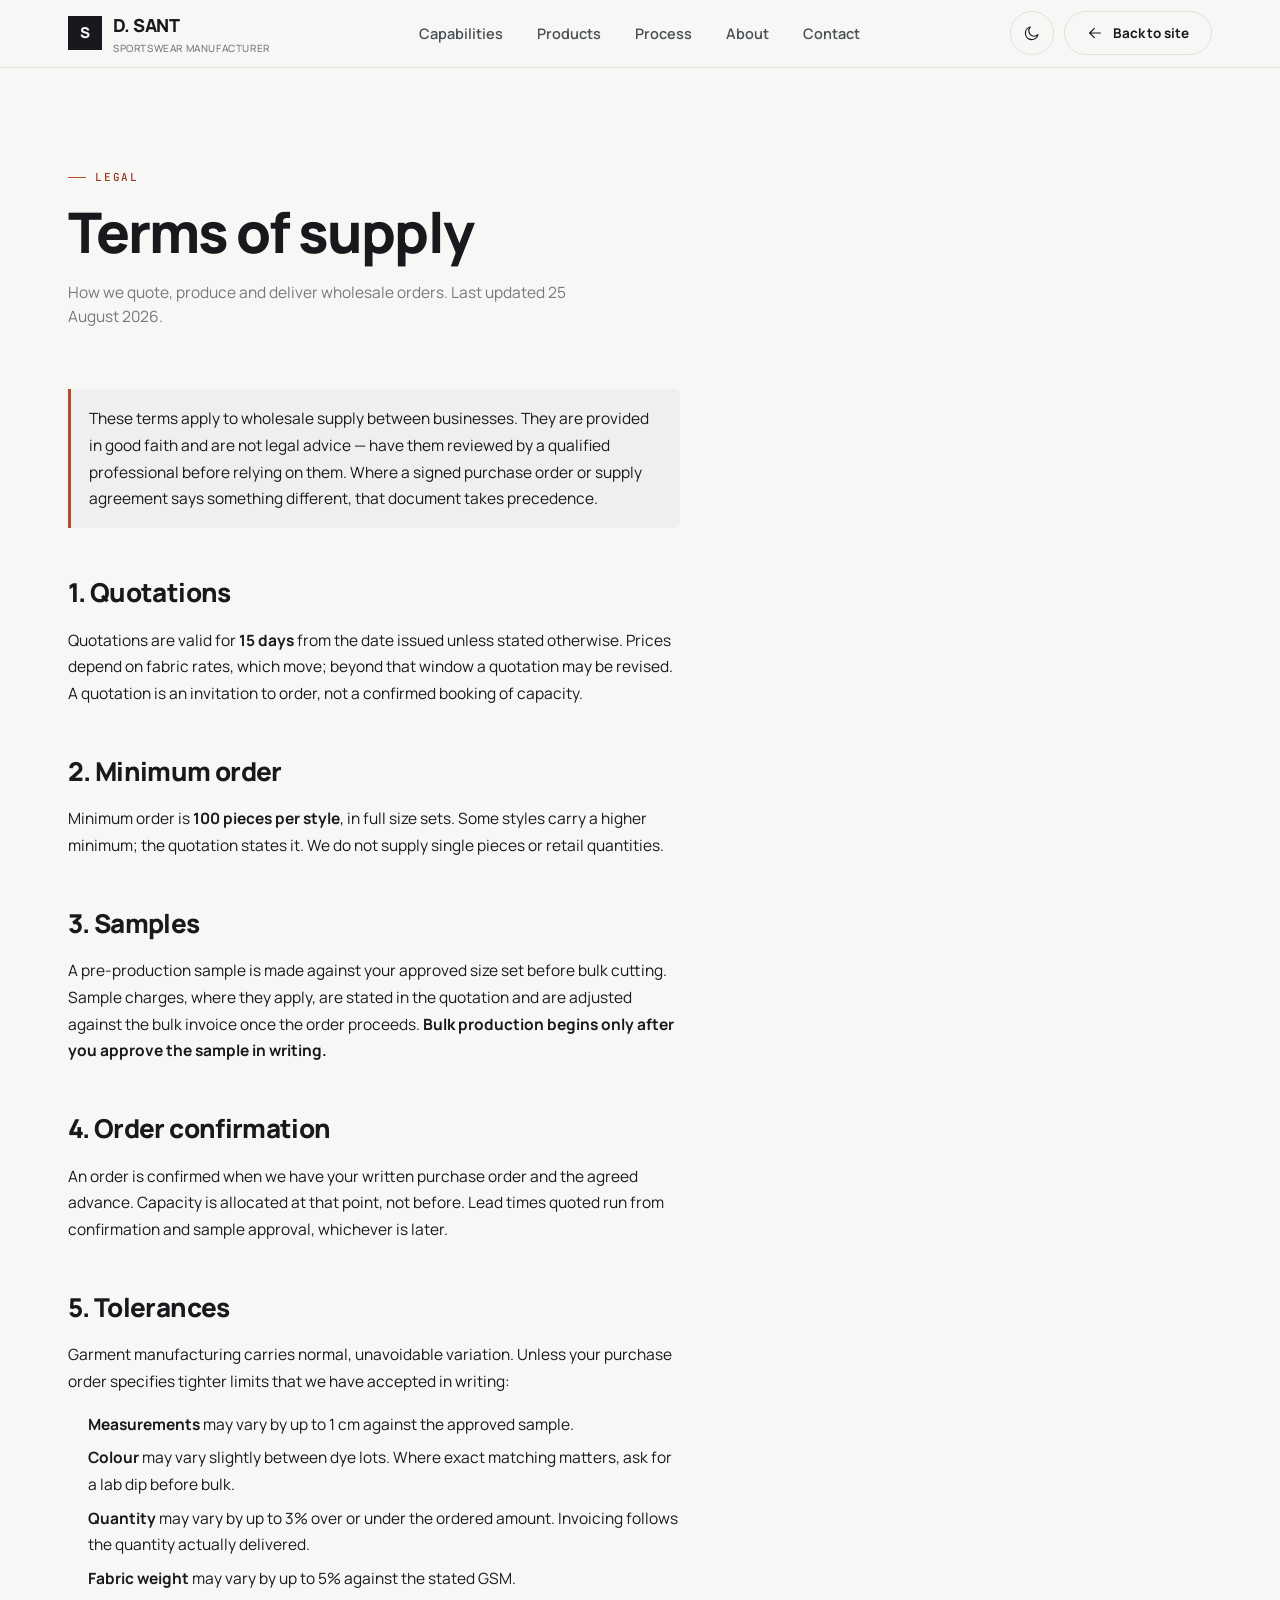
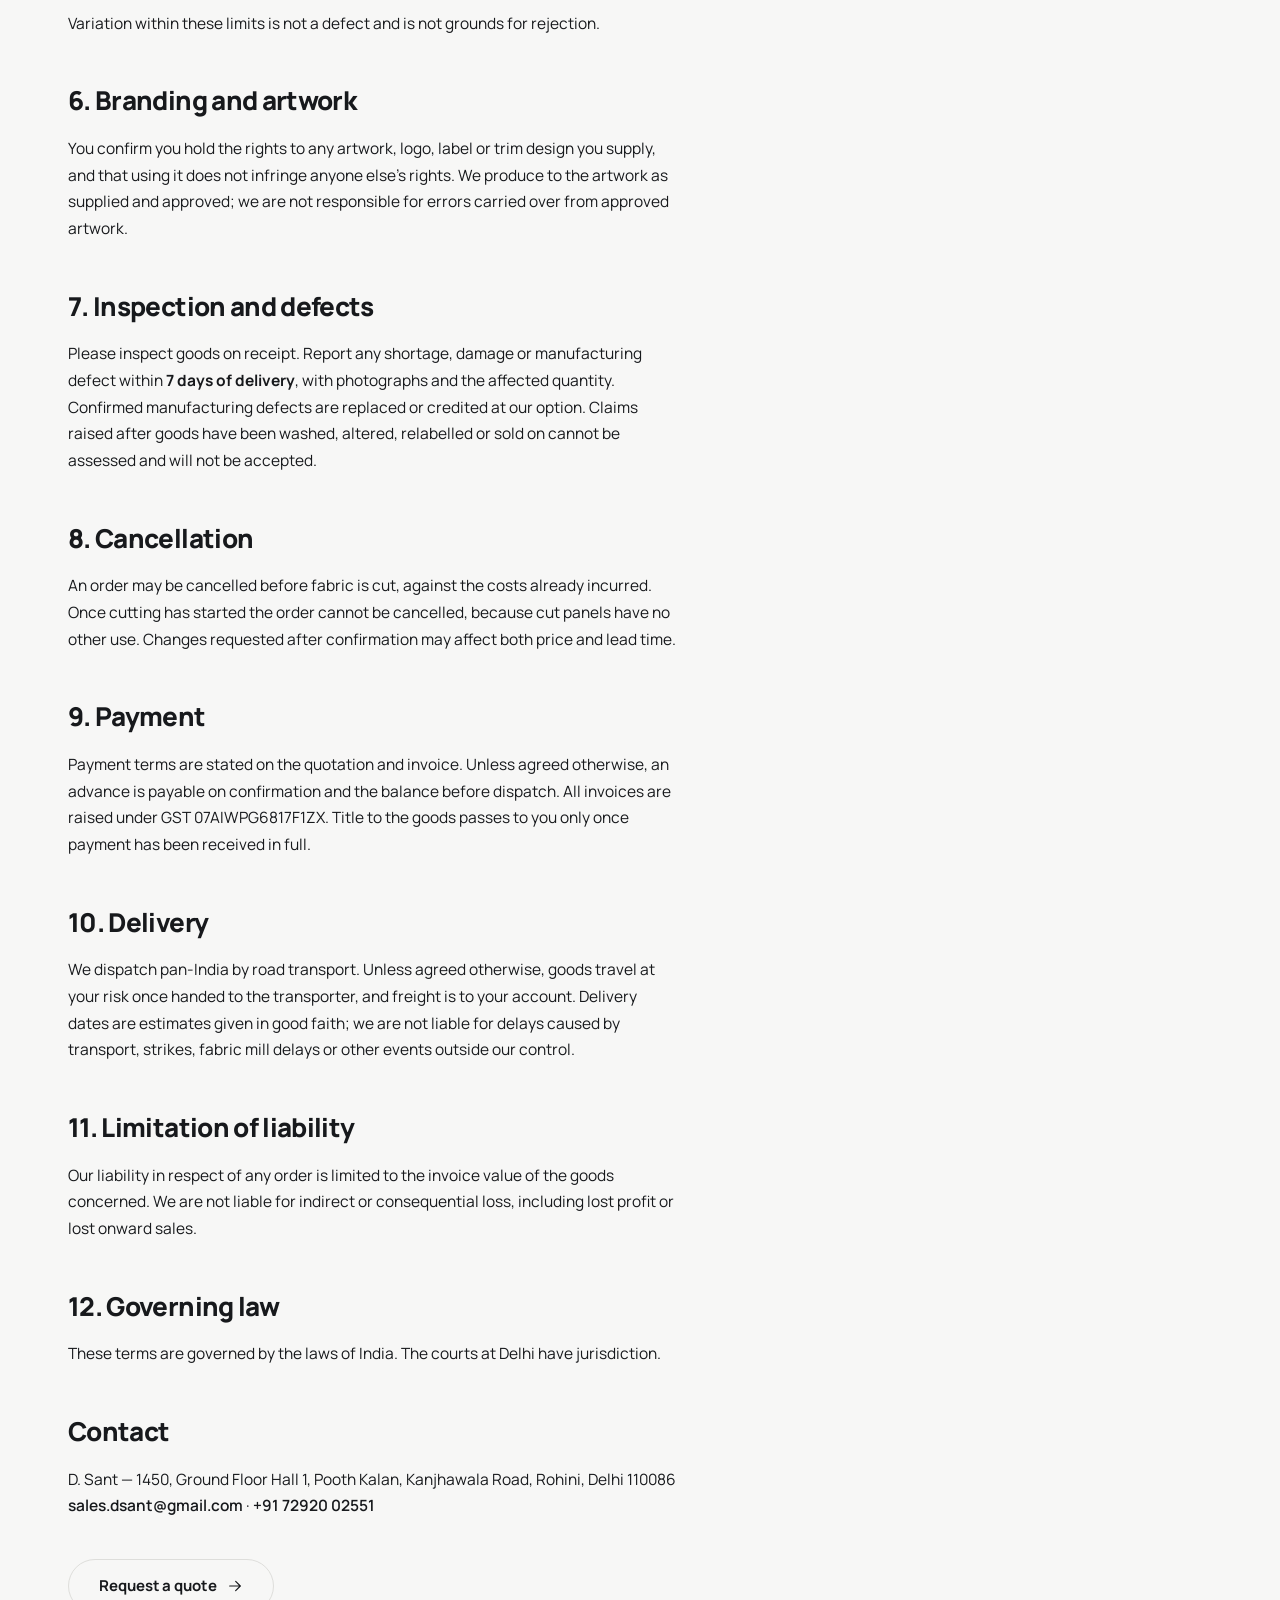
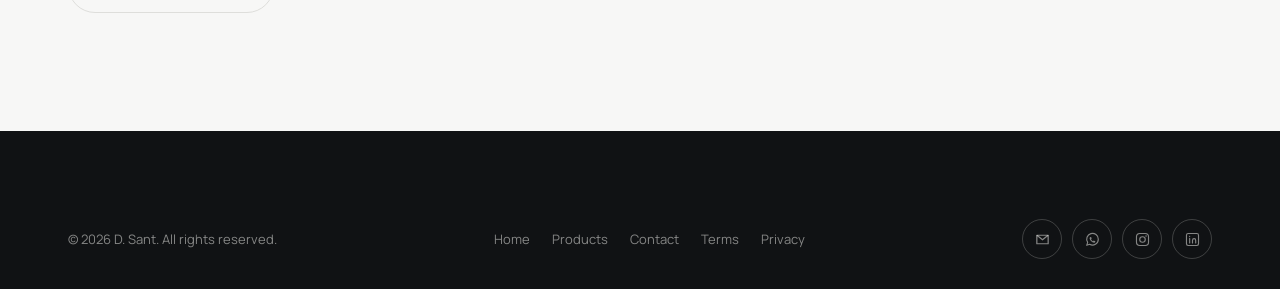
<file: terms.html>
<!DOCTYPE html>
<html lang="en">
<head>
<meta charset="UTF-8">
<meta name="viewport" content="width=device-width, initial-scale=1.0">
<title>Terms of Supply - D. SANT</title>
<meta name="description" content="The terms D. Sant supplies wholesale sportswear on: quotations, samples, order confirmation, tolerances, delivery and payment.">
<link rel="canonical" href="https://formcut.panshulgaur1.workers.dev/terms">
<meta property="og:type" content="website">
<meta property="og:site_name" content="D. Sant">
<meta property="og:url" content="https://formcut.panshulgaur1.workers.dev/terms">
<meta property="og:title" content="Terms of Supply - D. SANT">
<meta property="og:description" content="The terms D. Sant supplies wholesale sportswear on: quotations, samples, order confirmation, tolerances, delivery and payment.">
<meta property="og:image" content="https://formcut.panshulgaur1.workers.dev/assets/og-dsant.png">
<meta property="og:image:width" content="1200">
<meta property="og:image:height" content="630">
<meta property="og:image:alt" content="D. Sant - made-to-spec wholesale sportswear">
<meta name="twitter:card" content="summary_large_image">
<meta name="twitter:title" content="Terms of Supply - D. SANT">
<meta name="twitter:description" content="The terms D. Sant supplies wholesale sportswear on: quotations, samples, order confirmation, tolerances, delivery and payment.">
<meta name="twitter:image" content="https://formcut.panshulgaur1.workers.dev/assets/og-dsant.png">
<meta name="theme-color" content="#17191c">
<link rel="icon" href="data:image/svg+xml,<svg xmlns=%22http://www.w3.org/2000/svg%22 viewBox=%220 0 100 100%22><rect width=%22100%22 height=%22100%22 fill=%22%2317191c%22/><text x=%2250%22 y=%2272%22 font-family=%22Arial%22 font-weight=%22900%22 font-size=%2266%22 fill=%22%23b8492a%22 text-anchor=%22middle%22>S</text></svg>">
<link rel="apple-touch-icon" sizes="180x180" href="/assets/apple-touch-icon.png">
<link rel="manifest" href="/site.webmanifest">
<link rel="preconnect" href="https://fonts.googleapis.com">
<link rel="preconnect" href="https://fonts.gstatic.com" crossorigin>
<link rel="stylesheet" href="css/styles.css?v=44">
</head>
<body class="page-quote">

<svg style="display:none" aria-hidden="true">
  <symbol id="icon-menu" viewBox="0 0 24 24"><path d="M3 7h18M3 12h18M3 17h18" fill="none" stroke="currentColor" stroke-width="1.75" stroke-linecap="round"/></symbol>
  <symbol id="icon-close" viewBox="0 0 24 24"><path d="M5 5l14 14M19 5L5 19" fill="none" stroke="currentColor" stroke-width="1.75" stroke-linecap="round"/></symbol>
  <symbol id="icon-arrow-right" viewBox="0 0 24 24"><path d="M4 12h16M13 5l7 7-7 7" fill="none" stroke="currentColor" stroke-width="1.75" stroke-linecap="round" stroke-linejoin="round"/></symbol>
  <symbol id="icon-arrow-left" viewBox="0 0 24 24"><path d="M20 12H4M11 5l-7 7 7 7" fill="none" stroke="currentColor" stroke-width="1.75" stroke-linecap="round" stroke-linejoin="round"/></symbol>
  <symbol id="icon-check" viewBox="0 0 24 24"><path d="M4 12.5l5.5 5.5L20 6.5" fill="none" stroke="currentColor" stroke-width="2" stroke-linecap="round" stroke-linejoin="round"/></symbol>
  <symbol id="icon-badge-check" viewBox="0 0 24 24"><path d="M9 12.2l2.2 2.2L16 9.5M12 3l2 1.6 2.5-.4 1 2.3 2.3 1-.4 2.5L21 12l-1.6 2 .4 2.5-2.3 1-1 2.3-2.5-.4L12 21l-2-1.6-2.5.4-1-2.3-2.3-1 .4-2.5L3 12l1.6-2-.4-2.5 2.3-1 1-2.3 2.5.4z" fill="none" stroke="currentColor" stroke-width="1.6" stroke-linecap="round" stroke-linejoin="round"/></symbol>
  <symbol id="icon-mail" viewBox="0 0 24 24"><path d="M4 6h16v12H4z" fill="none" stroke="currentColor" stroke-width="1.75" stroke-linejoin="round"/><path d="M4.5 6.5l7.5 6 7.5-6" fill="none" stroke="currentColor" stroke-width="1.75" stroke-linecap="round" stroke-linejoin="round"/></symbol>
  <symbol id="icon-phone" viewBox="0 0 24 24"><path d="M6 3.5l3 1.2 -1.2 2.8a12 12 0 0 0 6.7 6.7l2.8-1.2 1.2 3v3a1.5 1.5 0 0 1-1.6 1.5C10.9 20 4 13.1 4.5 6.1A1.5 1.5 0 0 1 6 3.5z" fill="none" stroke="currentColor" stroke-width="1.6" stroke-linejoin="round" stroke-linecap="round"/></symbol>
  <symbol id="icon-pin" viewBox="0 0 24 24"><path d="M12 21s7-6.5 7-12a7 7 0 1 0-14 0c0 5.5 7 12 7 12z" fill="none" stroke="currentColor" stroke-width="1.6" stroke-linejoin="round"/><circle cx="12" cy="9" r="2.4" fill="none" stroke="currentColor" stroke-width="1.6"/></symbol>
  <symbol id="icon-truck" viewBox="0 0 24 24"><path d="M3 6h10v10H3zM13 10h4l4 3v3h-8z" fill="none" stroke="currentColor" stroke-width="1.6" stroke-linejoin="round"/><circle cx="7" cy="18" r="1.8" fill="none" stroke="currentColor" stroke-width="1.6"/><circle cx="17.5" cy="18" r="1.8" fill="none" stroke="currentColor" stroke-width="1.6"/></symbol>
  <symbol id="icon-factory" viewBox="0 0 24 24"><path d="M3 20V10l5 3v-3l5 3V6l6 4v10z" fill="none" stroke="currentColor" stroke-width="1.6" stroke-linejoin="round"/><path d="M3 20h18M7 16v2M11.5 16v2M16 16v2" fill="none" stroke="currentColor" stroke-width="1.6" stroke-linecap="round"/></symbol>
  <symbol id="icon-sun" viewBox="0 0 24 24"><circle cx="12" cy="12" r="4.2" fill="none" stroke="currentColor" stroke-width="1.6"/><path d="M12 2.5v2.5M12 19v2.5M4.2 4.2l1.8 1.8M18 18l1.8 1.8M2.5 12H5M19 12h2.5M4.2 19.8L6 18M18 6l1.8-1.8" fill="none" stroke="currentColor" stroke-width="1.6" stroke-linecap="round"/></symbol>
  <symbol id="icon-moon" viewBox="0 0 24 24"><path d="M20 14.2A8.5 8.5 0 1 1 9.8 4a7 7 0 0 0 10.2 10.2z" fill="none" stroke="currentColor" stroke-width="1.6" stroke-linejoin="round"/></symbol>
  <symbol id="icon-instagram" viewBox="0 0 24 24"><rect x="3.5" y="3.5" width="17" height="17" rx="4.6" fill="none" stroke="currentColor" stroke-width="1.6"/><circle cx="12" cy="12" r="3.9" fill="none" stroke="currentColor" stroke-width="1.6"/><circle cx="17" cy="7" r="1.1" fill="currentColor"/></symbol>
  <symbol id="icon-linkedin" viewBox="0 0 24 24"><rect x="3.5" y="3.5" width="17" height="17" rx="2.4" fill="none" stroke="currentColor" stroke-width="1.6"/><path d="M8 10.5V17M8 7.6v.1M12 17v-3.6c0-1.6 1-2.6 2.3-2.6S16.5 11.8 16.5 13.4V17" fill="none" stroke="currentColor" stroke-width="1.6" stroke-linecap="round"/></symbol>
  <symbol id="icon-whatsapp" viewBox="0 0 24 24"><path d="M20.2 11.6a8.2 8.2 0 0 1-12.2 7.2L3.8 20.2l1.4-4.1A8.2 8.2 0 1 1 20.2 11.6z" fill="none" stroke="currentColor" stroke-width="1.6" stroke-linejoin="round"/><path d="M9.2 8.4c.6-.1.9.1 1.1.6l.5 1.2c.1.3 0 .5-.2.7l-.4.4c-.2.2-.2.4-.1.6a6 6 0 0 0 2.4 2.4c.2.1.4.1.6-.1l.4-.4c.2-.2.4-.3.7-.2l1.2.5c.5.2.7.5.6 1.1-.1.7-.8 1.3-1.6 1.3-3 0-6.5-3.5-6.5-6.5 0-.8.6-1.5 1.3-1.6z" fill="currentColor"/></symbol>
</svg>

<a href="#main" class="skip-link">Skip to content</a>

<header class="site-header is-scrolled" id="siteHeader">
  <div class="container">
    <a href="index.html" class="brand">
      <span class="brand-mark">S</span>
      <span>D. Sant<span class="brand-sub">Sportswear Manufacturer</span></span>
    </a>

    <nav class="nav-links" aria-label="Primary">
      <a href="index.html#capabilities">Capabilities</a>
      <a href="index.html#products">Products</a>
      <a href="index.html#process">Process</a>
      <a href="index.html#about">About</a>
      <a href="index.html#contact">Contact</a>
    </nav>

    <div class="header-actions">
      <button class="btn-icon" id="themeToggle" aria-label="Switch to dark mode">
        <svg class="icon-sun"><use href="#icon-sun"/></svg>
        <svg class="icon-moon" hidden><use href="#icon-moon"/></svg>
      </button>
      <!-- data-restore: this is the only link that puts the reader back where
           they left off. The brand and the nav anchors deliberately do not. -->
      <a href="index.html" class="btn btn-secondary btn-sm" id="headerCta">
        <svg><use href="#icon-arrow-left"/></svg>
        Back to site
      </a>
      <button class="nav-toggle" id="navToggle" aria-label="Open menu" aria-expanded="false" aria-controls="mobileNav">
        <svg><use href="#icon-menu"/></svg>
      </button>
    </div>
  </div>
</header>

<div class="mobile-nav" id="mobileNav">
  <button class="mobile-nav-close" id="mobileNavClose" aria-label="Close menu">
    <svg><use href="#icon-close"/></svg>
  </button>
  <nav class="mobile-nav-links" aria-label="Mobile">
    <a href="index.html" style="--i:0">Home</a>
    <a href="index.html#capabilities" style="--i:1">Capabilities</a>
    <a href="index.html#products" style="--i:2">Products</a>
    <a href="index.html#process" style="--i:3">Process</a>
    <a href="index.html#contact" style="--i:4">Contact</a>
  </nav>
  <div class="mobile-nav-foot">
    <a href="mailto:sales.dsant@gmail.com">sales.dsant@gmail.com</a>
    <a href="index.html#contact">Pooth Kalan, Rohini, Delhi</a>
  </div>
</div>

<main id="main" class="quote-page legal-page">
  <div class="container">

    <div class="quote-head">
      <span class="eyebrow">Legal</span>
      <h1>Terms of supply</h1>
      <p>How we quote, produce and deliver wholesale orders. Last updated 25 August 2026.</p>
    </div>

    <div class="legal-body">
      <p class="legal-note">These terms apply to wholesale supply between businesses. They are provided in good
      faith and are not legal advice &mdash; have them reviewed by a qualified professional before relying on them.
      Where a signed purchase order or supply agreement says something different, that document takes precedence.</p>

      <h2>1. Quotations</h2>
      <p>Quotations are valid for <strong>15 days</strong> from the date issued unless stated otherwise. Prices depend
      on fabric rates, which move; beyond that window a quotation may be revised. A quotation is an invitation to
      order, not a confirmed booking of capacity.</p>

      <h2>2. Minimum order</h2>
      <p>Minimum order is <strong>100 pieces per style</strong>, in full size sets. Some styles carry a higher
      minimum; the quotation states it. We do not supply single pieces or retail quantities.</p>

      <h2>3. Samples</h2>
      <p>A pre-production sample is made against your approved size set before bulk cutting. Sample charges, where
      they apply, are stated in the quotation and are adjusted against the bulk invoice once the order proceeds.
      <strong>Bulk production begins only after you approve the sample in writing.</strong></p>

      <h2>4. Order confirmation</h2>
      <p>An order is confirmed when we have your written purchase order and the agreed advance. Capacity is
      allocated at that point, not before. Lead times quoted run from confirmation and sample approval, whichever
      is later.</p>

      <h2>5. Tolerances</h2>
      <p>Garment manufacturing carries normal, unavoidable variation. Unless your purchase order specifies tighter
      limits that we have accepted in writing:</p>
      <ul>
        <li><strong>Measurements</strong> may vary by up to 1 cm against the approved sample.</li>
        <li><strong>Colour</strong> may vary slightly between dye lots. Where exact matching matters, ask for a lab
        dip before bulk.</li>
        <li><strong>Quantity</strong> may vary by up to 3% over or under the ordered amount. Invoicing follows the
        quantity actually delivered.</li>
        <li><strong>Fabric weight</strong> may vary by up to 5% against the stated GSM.</li>
      </ul>
      <p>Variation within these limits is not a defect and is not grounds for rejection.</p>

      <h2>6. Branding and artwork</h2>
      <p>You confirm you hold the rights to any artwork, logo, label or trim design you supply, and that using it
      does not infringe anyone else&rsquo;s rights. We produce to the artwork as supplied and approved; we are not
      responsible for errors carried over from approved artwork.</p>

      <h2>7. Inspection and defects</h2>
      <p>Please inspect goods on receipt. Report any shortage, damage or manufacturing defect within
      <strong>7 days of delivery</strong>, with photographs and the affected quantity. Confirmed manufacturing
      defects are replaced or credited at our option. Claims raised after goods have been washed, altered,
      relabelled or sold on cannot be assessed and will not be accepted.</p>

      <h2>8. Cancellation</h2>
      <p>An order may be cancelled before fabric is cut, against the costs already incurred. Once cutting has
      started the order cannot be cancelled, because cut panels have no other use. Changes requested after
      confirmation may affect both price and lead time.</p>

      <h2>9. Payment</h2>
      <p>Payment terms are stated on the quotation and invoice. Unless agreed otherwise, an advance is payable on
      confirmation and the balance before dispatch. All invoices are raised under GST 07AIWPG6817F1ZX. Title to the
      goods passes to you only once payment has been received in full.</p>

      <h2>10. Delivery</h2>
      <p>We dispatch pan-India by road transport. Unless agreed otherwise, goods travel at your risk once handed to
      the transporter, and freight is to your account. Delivery dates are estimates given in good faith; we are not
      liable for delays caused by transport, strikes, fabric mill delays or other events outside our control.</p>

      <h2>11. Limitation of liability</h2>
      <p>Our liability in respect of any order is limited to the invoice value of the goods concerned. We are not
      liable for indirect or consequential loss, including lost profit or lost onward sales.</p>

      <h2>12. Governing law</h2>
      <p>These terms are governed by the laws of India. The courts at Delhi have jurisdiction.</p>

      <h2>Contact</h2>
      <p>
        D. Sant &mdash; 1450, Ground Floor Hall 1, Pooth Kalan, Kanjhawala Road, Rohini, Delhi 110086<br>
        <a href="mailto:sales.dsant@gmail.com" class="link-underline">sales.dsant@gmail.com</a> &middot;
        <a href="tel:+917292002551" class="link-underline">+91 72920 02551</a>
      </p>

      <p style="margin-top:40px">
        <a href="quote.html" class="btn btn-secondary" data-magnetic>
          Request a quote
          <svg><use href="#icon-arrow-right"/></svg>
        </a>
      </p>
    </div>

  </div>
</main>

<footer class="site-footer">
  <div class="container">
    <div class="footer-bottom" style="margin-top:0;padding-top:0;border-top:none">
      <span>© <span id="year">2026</span> D. Sant. All rights reserved.</span>
      <div class="footer-legal">
        <a href="index.html">Home</a>
        <a href="index.html#products">Products</a>
        <a href="index.html#contact">Contact</a>
        <a href="terms.html">Terms</a>
        <a href="privacy.html">Privacy</a>
      </div>
      <div class="footer-socials" style="margin-top:0">
        <a href="mailto:sales.dsant@gmail.com" aria-label="Email D. Sant"><svg><use href="#icon-mail"/></svg></a>
        <a href="https://wa.me/917292002551?text=Hi%20D.%20Sant%2C%20I%27d%20like%20a%20wholesale%20quote.%0A%0AProduct%3A%0AQuantity%3A%0ACompany%3A" target="_blank" rel="noopener noreferrer" aria-label="D. Sant on WhatsApp"><svg><use href="#icon-whatsapp"/></svg></a>
        <a href="index.html#contact" aria-label="D. Sant on Instagram"><svg><use href="#icon-instagram"/></svg></a>
        <a href="index.html#contact" aria-label="D. Sant on LinkedIn"><svg><use href="#icon-linkedin"/></svg></a>
      </div>
    </div>
  </div>
</footer>

<script src="js/script.js?v=30"></script>
</body>
</html>
</file>
<file: css/styles.css>
/* ==========================================================================
   D. SANT - Design System
   ---------------------------------------------------------------------------
   Reading: premium B2B sportswear-manufacturer site for wholesale buyers,
   distributors and private-label brands. Restrained technical language:
   cool graphite neutrals, one muted terracotta accent used sparingly,
   real product photography, scroll as the primary storytelling device.

   Type: 1 grotesque (Manrope 400-800) + 1 utility mono. Display is the
   same family at 800 with tight tracking, not a separate condensed face.
   Shape: flat. Radius 0 on containers, full-pill on interactive only.
   Motion: 20% animation, 80% composition. Every move is scroll-motivated.
   ========================================================================== */

@import url("https://fonts.googleapis.com/css2?family=Manrope:wght@400;500;600;700;800&family=JetBrains+Mono:wght@400;500&display=swap");

/* --------------------------------------------------------------------------
   1. TOKENS
   -------------------------------------------------------------------------- */

:root {
  /* Surface + text (light, default).
     Cool graphite neutrals rather than warm cream - the warm-paper family
     reads generic and fought the accent. */
  --ink: #17191c;
  --ink-soft: #4a4f55;
  --canvas: #f7f7f6;
  --canvas-raised: #ffffff;
  --stage: #eeeeec;
  --stage-2: #e5e5e2;
  --line: #dededb;
  --line-soft: #ebebe8;
  --muted: #74797f;
  --muted-2: #9a9ea3;

  /* Accent: muted terracotta. One signal colour, used sparingly on
     primary actions and micro-labels only. */
  --accent: #b8492a;
  --accent-deep: #99381f;
  --accent-tint: #f2e5e0;

  --success: #2c6e4b;
  --danger: #b3382c;

  /* Fixed pair for intentionally-dark blocks (hero, cinematic, footer).
     These do NOT swap with theme, so those surfaces stay dark in both
     modes and their light text keeps contrast. */
  --ink-fixed: #17191c;
  --ink-fixed-2: #101214;
  --canvas-fixed: #f7f7f6;
  --on-dark-soft: rgba(247, 247, 246, 0.58);
  --on-dark-line: rgba(247, 247, 246, 0.13);

  /* Dark ink beats white for contrast on the accent orange in both
     themes, so accent buttons always use it. */
  --on-accent: var(--ink-fixed);

  /* Shape - flat system */
  --radius-pill: 999px;
  --radius-input: 2px;

  /* Type: one grotesque, one mono. The condensed display face was doing
     all the shouting, so display is now the same family at weight 800
     with tight tracking. */
  --font-display: "Manrope", "Segoe UI", Arial, sans-serif;
  --font-body: "Manrope", "Segoe UI", Arial, sans-serif;
  --font-mono: "JetBrains Mono", ui-monospace, "SFMono-Regular", Menlo, monospace;

  /* Fluid type scale - pulled back from poster sizes */
  --t-display: clamp(40px, 7.4vw, 104px);
  --t-h1: clamp(32px, 4.4vw, 56px);
  --t-h2: clamp(26px, 3.2vw, 40px);
  --t-h3: clamp(18px, 1.4vw, 21px);
  --t-body: clamp(15.5px, 1.05vw, 17px);
  --t-small: 14px;
  --t-caption: 12.5px;
  --t-eyebrow: 11px;

  /* Tracking for display sizes */
  --track-display: -0.035em;
  --track-heading: -0.025em;

  /* Layout - more air */
  --container: 1240px;
  --gutter: clamp(20px, 4vw, 48px);
  --section-y: clamp(84px, 11vw, 168px);

  /* Motion */
  --ease: cubic-bezier(0.16, 1, 0.3, 1);
  --ease-out: cubic-bezier(0.33, 1, 0.68, 1);
  --dur: 0.6s;

  --z-nav: 50;
  --z-mobile-nav: 60;
  --z-cursor: 80;
  --z-loader: 90;

  color-scheme: light;
}

:root[data-theme="dark"] {
  --ink: #eceded;
  --ink-soft: #b6babe;
  --canvas: #141516;
  --canvas-raised: #1a1c1e;
  --stage: #202224;
  --stage-2: #272a2c;
  --line: #2e3134;
  --line-soft: #242628;
  --muted: #9298a0;
  --muted-2: #767c84;

  --accent: #d4643f;
  --accent-deep: #e07c58;
  --accent-tint: #2e1c15;
  --on-accent: #141516;

  --success: #58a37c;
  --danger: #d9695c;

  color-scheme: dark;
}

@media (prefers-color-scheme: dark) {
  :root:not([data-theme="light"]) {
    --ink: #eceded;
    --ink-soft: #b6babe;
    --canvas: #141516;
    --canvas-raised: #1a1c1e;
    --stage: #202224;
    --stage-2: #272a2c;
    --line: #2e3134;
    --line-soft: #242628;
    --muted: #9298a0;
    --muted-2: #767c84;

    --accent: #d4643f;
    --accent-deep: #e07c58;
    --accent-tint: #2e1c15;
    --on-accent: #141516;

    --success: #58a37c;
    --danger: #d9695c;

    color-scheme: dark;
  }
}

/* --------------------------------------------------------------------------
   2. RESET
   -------------------------------------------------------------------------- */

*, *::before, *::after { box-sizing: border-box; }

html {
  -webkit-text-size-adjust: 100%;
  scroll-behavior: smooth;
  /* the pinned canvas sections handle their own offset; this keeps
     anchor jumps clear of the fixed header */
  scroll-padding-top: 80px;
  /* `clip`, NOT `hidden`. overflow-x:hidden turns <html> into a scroll
     container, which silently kills every position:sticky descendant
     (the pinned hero and the horizontal-scroll section). `clip` contains
     the overflow without creating a scroll container. */
  overflow-x: clip;
}

body {
  margin: 0;
  background: var(--canvas);
  color: var(--ink);
  font-family: var(--font-body);
  font-size: var(--t-body);
  line-height: 1.6;
  -webkit-font-smoothing: antialiased;
  overflow-x: clip;
  transition: background-color 0.4s var(--ease), color 0.4s var(--ease);
}

img, svg, canvas, video { display: block; max-width: 100%; }
/* the display:block above would otherwise beat the [hidden] attribute */
[hidden] { display: none !important; }
a { color: inherit; text-decoration: none; }
ul { list-style: none; margin: 0; padding: 0; }
button { font: inherit; color: inherit; background: none; border: none; cursor: pointer; }
input, textarea, select { font: inherit; color: inherit; }
h1, h2, h3, h4, h5, p, figure { margin: 0; }

:focus-visible {
  outline: 2px solid var(--accent);
  outline-offset: 3px;
  border-radius: 2px;
}

::selection { background: var(--accent); color: var(--on-accent); }

.skip-link {
  position: absolute;
  left: -9999px;
  top: 8px;
  z-index: 100;
  background: var(--ink-fixed);
  color: var(--canvas-fixed);
  padding: 12px 20px;
  font-weight: 700;
}
.skip-link:focus { left: 8px; }

.sr-only {
  position: absolute;
  width: 1px; height: 1px;
  padding: 0; margin: -1px;
  overflow: hidden;
  clip: rect(0 0 0 0);
  white-space: nowrap;
  border: 0;
}

@media (prefers-reduced-motion: reduce) {
  html { scroll-behavior: auto; }
  *, *::before, *::after {
    animation-duration: 0.001ms !important;
    animation-iteration-count: 1 !important;
    transition-duration: 0.001ms !important;
    scroll-behavior: auto !important;
  }
}

/* --------------------------------------------------------------------------
   3. LAYOUT PRIMITIVES
   -------------------------------------------------------------------------- */

.container {
  max-width: var(--container);
  margin-inline: auto;
  padding-inline: var(--gutter);
}

section { padding-block: var(--section-y); }
.section-tight { padding-block: calc(var(--section-y) * 0.55); }

/* --------------------------------------------------------------------------
   3b. STACKED PANELS
   Each panel sticks at the top of the viewport and the next one rides up
   over it, so every section reads as its own full-screen card. The panel
   underneath recedes (scale + dim) while it is being covered, driven by
   --panel-p (0 = front, 1 = fully covered) from js/script.js.

   NOT applied to .hero or .hscroll: both run their own pin + runway maths
   and a second sticky wrapper would fight them.
   -------------------------------------------------------------------------- */

.panel {
  --panel-p: 0;
  position: relative;
  min-height: 100vh;
  min-height: 100dvh;
  display: flex;
  align-items: center;
  /* opaque, or the panel below shows through as it slides under */
  background: var(--canvas);
  border-top: 1px solid var(--line);
  border-radius: 26px 26px 0 0;
  transform: scale(calc(1 - var(--panel-p) * 0.055));
  transform-origin: 50% 22%;
  filter: brightness(calc(1 - var(--panel-p) * 0.22));
}
.panel > .container { width: 100%; }
/* the panel is already a full screen, so the section rhythm padding on top
   of that only pushes borderline panels past the fold and out of stacking */
.panel { padding-block: clamp(88px, 11vh, 120px); }

/* Sticky is only safe when the panel fits the viewport. A sticky element
   taller than the screen pins its top at 0 and its lower content can never
   be scrolled to - that hid half the product grid. js/script.js measures
   each panel and only promotes the ones that fit. */
.panel.is-stacking {
  position: sticky;
  top: 0;
  overflow: hidden;
  will-change: transform, filter;
}

/* Taller-than-screen panels scroll normally, so they keep the card look
   without the stacking pin. */
.panel:not(.is-stacking) {
  transform: none;
  filter: none;
}

.panel-tall { align-items: flex-start; }

/* dark panels need their own opaque ground and no light hairline.
   position is restated because .cinematic sets `relative` later in the
   file at equal specificity, which would otherwise beat .panel. */
.panel.cinematic,
.panel.bigtype {
  background: var(--ink-fixed-2);
  border-top-color: transparent;
}
/* Full-bleed image panel. Pinned to exactly one screen and clipped: its
   own clamp() height plus the panel padding, and the -12% parallax inset
   on the media, pushed measured height past the fold and dropped it out
   of the stack. */
.panel.cinematic {
  padding-block: 0;
  height: 100vh;
  height: 100dvh;
  min-height: 0;
  max-height: 100vh;
  overflow: hidden;
}
/* restated: .cinematic sets `relative` later at equal specificity */
.panel.cinematic.is-stacking,
.panel.bigtype.is-stacking { position: sticky; top: 0; }
.panel.enquiry { background: var(--stage); }
.panel.process { background: var(--stage); }

/* the last panel sits on the footer, so no rounded lip below it */
.final-cta.panel { border-radius: 26px 26px 0 0; }

@media (prefers-reduced-motion: reduce) {
  .panel { transform: none !important; filter: none !important; }
}

@media (max-width: 767px) {
  .panel { border-radius: 18px 18px 0 0; }
}

.eyebrow {
  display: inline-flex;
  align-items: center;
  gap: 9px;
  font-family: var(--font-mono);
  font-size: var(--t-eyebrow);
  font-weight: 500;
  letter-spacing: 0.16em;
  text-transform: uppercase;
  color: var(--accent-deep);
}
.eyebrow::before {
  content: "";
  width: 18px;
  height: 1px;
  background: var(--accent);
}
.eyebrow-on-dark { color: var(--accent); }

.section-head {
  display: flex;
  flex-direction: column;
  gap: 16px;
  max-width: 680px;
  margin-bottom: clamp(40px, 5vw, 64px);
}
.section-head h2 {
  font-family: var(--font-body);
  font-weight: 800;
  font-size: var(--t-h2);
  line-height: 1.06;
  letter-spacing: -0.025em;
}
.section-head p {
  color: var(--muted);
  font-size: var(--t-body);
  max-width: 54ch;
}

/* --------------------------------------------------------------------------
   4. ANIMATION UTILITIES
   Data-attribute driven, all fed by one scroll engine in js/script.js.
   -------------------------------------------------------------------------- */

/* FadeIn / StaggerReveal */
[data-reveal] {
  opacity: 0;
  transform: translateY(26px);
  transition:
    opacity 0.8s var(--ease),
    transform 0.8s var(--ease);
  /* 100ms, not 80: at the tighter spacing a staggered group arrives as one
     clump. The extra beat is what makes the sequence read as deliberate. */
  transition-delay: calc(var(--stagger, 0) * 100ms);
}
[data-reveal].is-in { opacity: 1; transform: none; }

/* TextReveal - per-word mask wipe */
.split-word {
  display: inline-block;
  overflow: hidden;
  vertical-align: top;
}
.split-word > span {
  display: inline-block;
  transform: translateY(105%);
  transition: transform 0.85s var(--ease);
  transition-delay: calc(var(--stagger, 0) * 55ms);
}
[data-split].is-in .split-word > span { transform: none; }

/* ImageReveal - clip wipe */
[data-image-reveal] {
  clip-path: inset(0 0 100% 0);
  transition: clip-path 1.1s var(--ease);
}
[data-image-reveal].is-in { clip-path: inset(0 0 0 0); }

/* Parallax + scroll-scale, driven by --p (0-1 progress through viewport) */
[data-parallax] {
  --p: 0.5;
  transform: translate3d(0, calc((var(--p) - 0.5) * var(--parallax-shift, 60px) * -1), 0);
  will-change: transform;
}

@media (prefers-reduced-motion: reduce) {
  [data-reveal] { opacity: 1 !important; transform: none !important; }
  .split-word > span { transform: none !important; }
  [data-image-reveal] { clip-path: none !important; }
  [data-parallax] { transform: none !important; }
}

/* --------------------------------------------------------------------------
   5. LOADER
   -------------------------------------------------------------------------- */

.loader {
  position: fixed;
  inset: 0;
  z-index: var(--z-loader);
  background: var(--ink-fixed-2);
  color: var(--canvas-fixed);
  display: flex;
  flex-direction: column;
  justify-content: flex-end;
  padding: var(--gutter);
  transition: opacity 0.7s var(--ease), visibility 0.7s;
}
.loader.is-done { opacity: 0; visibility: hidden; }

.loader-inner {
  display: flex;
  align-items: flex-end;
  justify-content: space-between;
  gap: 24px;
  max-width: var(--container);
  margin-inline: auto;
  width: 100%;
}
.loader-word {
  font-family: var(--font-display);
  font-weight: 800;
  font-size: clamp(34px, 6.5vw, 76px);
  line-height: 0.95;
  letter-spacing: var(--track-display);
}
.loader-count {
  font-family: var(--font-mono);
  font-size: clamp(24px, 4vw, 44px);
  color: var(--accent);
  font-variant-numeric: tabular-nums;
}
.loader-bar {
  position: absolute;
  left: 0; right: 0; bottom: 0;
  height: 2px;
  background: rgba(250, 249, 246, 0.14);
}
.loader-bar span {
  display: block;
  height: 100%;
  width: 0%;
  background: var(--accent);
  transition: width 0.25s linear;
}

/* --------------------------------------------------------------------------
   6. CUSTOM CURSOR (desktop, fine pointer only)
   -------------------------------------------------------------------------- */

.cursor, .cursor-dot { display: none; }

@media (hover: hover) and (pointer: fine) {
  .cursor {
    display: grid;
    place-items: center;
    position: fixed;
    top: 0; left: 0;
    width: 40px; height: 40px;
    margin: -20px 0 0 -20px;
    border: 1px solid var(--ink);
    border-radius: 50%;
    pointer-events: none;
    z-index: var(--z-cursor);
    transition:
      width 0.3s var(--ease), height 0.3s var(--ease),
      margin 0.3s var(--ease), background-color 0.3s var(--ease),
      border-color 0.3s var(--ease), opacity 0.3s var(--ease);
    opacity: 0;
  }
  .cursor.is-active { opacity: 1; }
  .cursor-label {
    font-family: var(--font-mono);
    font-size: 10px;
    letter-spacing: 0.1em;
    text-transform: uppercase;
    color: var(--on-accent);
    opacity: 0;
    transition: opacity 0.2s var(--ease);
  }
  /* over an interactive target */
  .cursor.is-hover {
    width: 74px; height: 74px;
    margin: -37px 0 0 -37px;
    background: var(--accent);
    border-color: var(--accent);
  }
  .cursor.is-hover .cursor-label { opacity: 1; }
  /* over dark surfaces the ring needs to invert */
  .cursor.on-dark { border-color: var(--canvas-fixed); }
}

@media (prefers-reduced-motion: reduce) {
  .cursor { display: none !important; }
}

/* --------------------------------------------------------------------------
   7. BUTTONS
   -------------------------------------------------------------------------- */

.btn {
  position: relative;
  display: inline-flex;
  align-items: center;
  justify-content: center;
  gap: 10px;
  height: 54px;
  padding-inline: 30px;
  border-radius: var(--radius-pill);
  font-weight: 700;
  font-size: 15px;
  letter-spacing: -0.005em;
  white-space: nowrap;
  overflow: hidden;
  isolation: isolate;
  transition: transform 0.3s var(--ease), color 0.3s var(--ease), background-color 0.3s var(--ease), border-color 0.3s var(--ease);
}
.btn:active { transform: scale(0.975); }
.btn svg { width: 16px; height: 16px; transition: transform 0.4s var(--ease); }
.btn:hover svg { transform: translateX(4px); }

/* wipe fill on hover */
.btn::before {
  content: "";
  position: absolute;
  inset: 0;
  z-index: -1;
  transform: scaleX(0);
  transform-origin: right;
  transition: transform 0.45s var(--ease);
}
.btn:hover::before { transform: scaleX(1); transform-origin: left; }

.btn-primary { background: var(--accent); color: var(--on-accent); }
.btn-primary::before { background: var(--ink-fixed); }
.btn-primary:hover { color: var(--canvas-fixed); }

.btn-secondary {
  background: transparent;
  color: var(--ink);
  border: 1px solid var(--line);
}
.btn-secondary::before { background: var(--ink); }
.btn-secondary:hover { color: var(--canvas); border-color: var(--ink); }

.btn-on-dark {
  background: transparent;
  color: var(--canvas-fixed);
  border: 1px solid rgba(250, 249, 246, 0.34);
}
.btn-on-dark::before { background: var(--canvas-fixed); }
.btn-on-dark:hover { color: var(--ink-fixed); border-color: var(--canvas-fixed); }

.btn-sm { height: 44px; padding-inline: 22px; font-size: 13.5px; }
.btn-lg { height: 62px; padding-inline: 40px; font-size: 16px; }

.btn-icon {
  display: inline-flex;
  align-items: center;
  justify-content: center;
  width: 44px; height: 44px;
  border-radius: var(--radius-pill);
  border: 1px solid var(--line);
  transition: background-color 0.3s var(--ease), border-color 0.3s var(--ease);
}
.btn-icon:hover { background: var(--stage); }
.btn-icon svg { width: 18px; height: 18px; }

/* animated text link */
.link-underline {
  position: relative;
  display: inline-block;
  font-weight: 600;
}
.link-underline::after {
  content: "";
  position: absolute;
  left: 0; right: 0; bottom: -3px;
  height: 1px;
  background: currentColor;
  transform: scaleX(0);
  transform-origin: right;
  transition: transform 0.4s var(--ease);
}
.link-underline:hover::after { transform: scaleX(1); transform-origin: left; }

.pill {
  display: inline-flex;
  align-items: center;
  height: 42px;
  padding-inline: 20px;
  border-radius: var(--radius-pill);
  background: transparent;
  border: 1px solid var(--line);
  font-weight: 600;
  font-size: 14px;
  color: var(--ink-soft);
  white-space: nowrap;
  transition: background-color 0.3s var(--ease), color 0.3s var(--ease), border-color 0.3s var(--ease);
}
.pill:hover { border-color: var(--ink); color: var(--ink); }
.pill.is-active { background: var(--ink); color: var(--canvas); border-color: var(--ink); }

/* --------------------------------------------------------------------------
   8. HEADER / NAV
   -------------------------------------------------------------------------- */

.site-header {
  position: fixed;
  top: 0; left: 0; right: 0;
  z-index: var(--z-nav);
  height: 84px;
  display: flex;
  align-items: center;
  border-bottom: 1px solid transparent;
  transition:
    height 0.4s var(--ease),
    background-color 0.4s var(--ease),
    border-color 0.4s var(--ease),
    backdrop-filter 0.4s var(--ease);
}
.site-header .container {
  display: flex;
  align-items: center;
  justify-content: space-between;
  gap: 24px;
  width: 100%;
}

/* over the dark hero: transparent, light text */
.site-header.on-hero {
  background: transparent;
  color: var(--canvas-fixed);
}
.site-header.on-hero .brand-mark {
  background: var(--canvas-fixed);
  color: var(--ink-fixed);
}
.site-header.on-hero .brand-sub { color: rgba(250, 249, 246, 0.6); }
.site-header.on-hero .nav-links a { color: rgba(250, 249, 246, 0.82); }
.site-header.on-hero .nav-links a:hover,
.site-header.on-hero .nav-links a.is-active { color: var(--canvas-fixed); }
.site-header.on-hero .nav-links a::after { background: var(--canvas-fixed); }
.site-header.on-hero .btn-icon,
.site-header.on-hero .nav-toggle {
  border-color: rgba(250, 249, 246, 0.28);
  color: var(--canvas-fixed);
}
.site-header.on-hero .btn-icon:hover,
.site-header.on-hero .nav-toggle:hover { background: rgba(250, 249, 246, 0.12); }

/* scrolled past hero: solid, shrinks */
.site-header.is-scrolled {
  height: 68px;
  background: color-mix(in srgb, var(--canvas) 82%, transparent);
  backdrop-filter: blur(16px) saturate(150%);
  -webkit-backdrop-filter: blur(16px) saturate(150%);
  border-bottom-color: var(--line);
}

.brand {
  display: flex;
  align-items: center;
  gap: 11px;
  font-weight: 800;
  font-size: 18px;
  letter-spacing: -0.03em;
  text-transform: uppercase;
}
.brand-mark {
  display: grid;
  place-items: center;
  width: 34px; height: 34px;
  background: var(--ink-fixed);
  color: var(--canvas-fixed);
  font-family: var(--font-display);
  font-weight: 800;
  font-size: 15px;
  letter-spacing: -0.02em;
  flex-shrink: 0;
  transition: background-color 0.4s var(--ease), color 0.4s var(--ease);
}
.brand-sub {
  display: block;
  font-weight: 500;
  font-size: 10px;
  letter-spacing: 0.06em;
  color: var(--muted);
  text-transform: uppercase;
}

.nav-links { display: flex; align-items: center; gap: 2px; }
.nav-links a {
  position: relative;
  padding: 10px 16px;
  font-weight: 600;
  font-size: 14.5px;
  color: var(--ink-soft);
  transition: color 0.3s var(--ease);
}
.nav-links a:hover { color: var(--ink); }
.nav-links a::after {
  content: "";
  position: absolute;
  left: 16px; right: 16px; bottom: 2px;
  height: 2px;
  background: var(--ink);
  transform: scaleX(0);
  transform-origin: right;
  transition: transform 0.35s var(--ease);
}
.nav-links a:hover::after,
.nav-links a.is-active::after { transform: scaleX(1); transform-origin: left; }
.nav-links a.is-active { color: var(--ink); }

.header-actions { display: flex; align-items: center; gap: 10px; }

.nav-toggle {
  display: none;
  width: 44px; height: 44px;
  border: 1px solid var(--line);
  border-radius: var(--radius-pill);
  align-items: center;
  justify-content: center;
}
.nav-toggle svg { width: 20px; height: 20px; }

/* mobile overlay menu */
.mobile-nav {
  position: fixed;
  inset: 0;
  z-index: var(--z-mobile-nav);
  background: var(--ink-fixed-2);
  color: var(--canvas-fixed);
  padding: 100px var(--gutter) var(--gutter);
  display: flex;
  flex-direction: column;
  clip-path: inset(0 0 100% 0);
  transition: clip-path 0.65s var(--ease);
  overflow-y: auto;
}
.mobile-nav.is-open { clip-path: inset(0 0 0 0); }

.mobile-nav-close {
  position: absolute;
  top: 26px; right: var(--gutter);
  width: 44px; height: 44px;
  display: grid;
  place-items: center;
  border: 1px solid rgba(250, 249, 246, 0.3);
  border-radius: var(--radius-pill);
  color: var(--canvas-fixed);
}
.mobile-nav-close svg { width: 20px; height: 20px; }

.mobile-nav-links { display: flex; flex-direction: column; }
.mobile-nav-links a {
  padding: 18px 0;
  font-family: var(--font-display);
  font-weight: 800;
  font-size: clamp(27px, 7.5vw, 38px);
  line-height: 1.15;
  letter-spacing: var(--track-display);
  border-bottom: 1px solid var(--on-dark-line);
  opacity: 0;
  transform: translateY(24px);
  transition: opacity 0.6s var(--ease), transform 0.6s var(--ease);
  transition-delay: calc(var(--i, 0) * 70ms + 120ms);
}
.mobile-nav.is-open .mobile-nav-links a { opacity: 1; transform: none; }

.mobile-nav-foot {
  margin-top: auto;
  padding-top: 32px;
  display: flex;
  flex-direction: column;
  gap: 16px;
  opacity: 0;
  transition: opacity 0.6s var(--ease) 0.45s;
}
.mobile-nav.is-open .mobile-nav-foot { opacity: 1; }
.mobile-nav-foot a { color: var(--on-dark-soft); font-size: 14.5px; }
.mobile-nav-foot .btn { align-self: flex-start; }

/* --------------------------------------------------------------------------
   9. HERO - scroll-scrubbed frame sequence
   16 real photos preload, decode, draw to canvas as the pinned section
   scrolls: assembled set exploding into labeled construction panels.
   -------------------------------------------------------------------------- */

.hero {
  position: relative;
  height: 420vh;
  background: var(--ink-fixed-2);
  padding: 0;
  --hero-progress: 0;
}
.hero-sticky {
  position: sticky;
  top: 0;
  height: 100vh;
  height: 100dvh;
  display: flex;
  align-items: center;
  justify-content: center;
  overflow: hidden;
}
/* full-bleed: the frame fills the whole viewport, no letterbox */
.hero-frame {
  position: absolute;
  inset: 0;
  transform: scale(calc(1 + var(--hero-progress) * 0.06));
  transform-origin: center;
  will-change: transform;
}
.hero-frame > canvas,
.hero-frame img {
  width: 100%; height: 100%;
  object-fit: cover;
  display: block;
}

/* WebGL elastic sheet. Sits in the same box as the 2D canvas; only one of
   the two is ever visible (js/hero-mesh.js hides the other). */
.hero-mesh {
  position: absolute;
  inset: 0;
  display: none;
  /* pan-y, NOT none. `none` suppresses every default touch behaviour on the
     element, and this one covers the whole hero - so a touch starting
     anywhere on the first screen could not scroll the page. On a phone that
     made the site impossible to get past. */
  touch-action: pan-y;
}

/* The sheet is driven by hover, which does not exist on a touch device, so
   the interaction has nothing to offer there and only competes with the
   scroll. Let touches pass straight through to the page instead. */
@media (hover: none), (pointer: coarse) {
  .hero-mesh {
    pointer-events: none;
    touch-action: auto;
  }
}

.hero-mesh.is-live { display: block; }
.hero-mesh canvas {
  display: block;
  width: 100%;
  height: 100%;
}

/* scrim so overlaid copy stays readable over the light grey frames.
   Heavier on the left where the copy sits, plus a soft top/bottom wash
   for the fixed header and the progress bar. */
/* Copy is centred, so the scrim is centre-weighted: a soft radial pool
   behind the text plus a top/bottom wash for the header and progress bar. */
.hero-scrim {
  position: absolute;
  inset: 0;
  pointer-events: none;
  background:
    radial-gradient(ellipse 78% 66% at 50% 50%,
      rgba(13,14,16,0.82) 0%,
      rgba(13,14,16,0.62) 42%,
      rgba(13,14,16,0.22) 78%,
      rgba(13,14,16,0.1) 100%),
    linear-gradient(180deg, rgba(13,14,16,0.66) 0%, rgba(13,14,16,0.1) 28%, rgba(13,14,16,0.1) 66%, rgba(13,14,16,0.7) 100%);
}

/* Photographic finish. Two cheap layers do most of the "shot on a camera"
   work that a flat WebGL sheet is missing: falloff toward the corners, and
   a fine grain that keeps the large flat areas from banding. */
.hero-vignette {
  position: absolute;
  inset: 0;
  pointer-events: none;
  background:
    radial-gradient(ellipse 92% 88% at 50% 46%,
      rgba(0,0,0,0) 52%,
      rgba(0,0,0,0.30) 82%,
      rgba(0,0,0,0.62) 100%);
  mix-blend-mode: multiply;
}
.hero-grain {
  position: absolute;
  /* oversized so the flicker translate never exposes an untextured edge */
  inset: -120px;
  pointer-events: none;
  opacity: 0.13;
  mix-blend-mode: overlay;
  /* inline feTurbulence: no network request, tiles seamlessly */
  background-image: url("data:image/svg+xml,%3Csvg xmlns='http://www.w3.org/2000/svg' width='220' height='220'%3E%3Cfilter id='n'%3E%3CfeTurbulence type='fractalNoise' baseFrequency='0.82' numOctaves='3' stitchTiles='stitch'/%3E%3CfeColorMatrix type='saturate' values='0'/%3E%3C/filter%3E%3Crect width='220' height='220' filter='url(%23n)'/%3E%3C/svg%3E");
  animation: grain-flicker 0.7s steps(1) infinite;
  will-change: transform;
}
@keyframes grain-flicker {
  0%   { transform: translate3d(0, 0, 0); }
  20%  { transform: translate3d(-6%, 3%, 0); }
  40%  { transform: translate3d(4%, -5%, 0); }
  60%  { transform: translate3d(-3%, -2%, 0); }
  80%  { transform: translate3d(5%, 4%, 0); }
  100% { transform: translate3d(0, 0, 0); }
}
@media (prefers-reduced-motion: reduce) {
  .hero-grain { animation: none; }
}

.hero-overlay {
  position: absolute;
  inset: 0;
  display: flex;
  align-items: center;
  justify-content: center;
  pointer-events: none;
}
.hero-copy {
  pointer-events: auto;
  /* px-based, NOT ch: this element inherits body font-size, so a ch cap
     here would size against 17px text and crush the 92px headline. */
  width: min(94vw, 900px);
  margin-inline: auto;
  padding-inline: var(--gutter);
  text-align: center;
  /* headline clears out early so the labeled panels read clean */
  opacity: calc(1 - var(--hero-progress) * 3.6);
  transform: translateY(calc(var(--hero-progress) * -44px));
  will-change: opacity, transform;
}
.hero-copy.is-hidden { pointer-events: none; visibility: hidden; }

/* Scroll captions - occupy the same slot as the opening copy and take
   over once it has faded, so the narrative continues across every frame */
.hero-captions {
  position: absolute;
  inset: 0;
  display: flex;
  align-items: center;
  justify-content: center;
  pointer-events: none;
}
.hero-caption {
  position: absolute;
  width: min(94vw, 900px);
  padding-inline: var(--gutter);
  text-align: center;
  font-family: var(--font-display);
  font-weight: 800;
  font-size: clamp(28px, 3.9vw, 56px);
  line-height: 1.1;
  letter-spacing: var(--track-display);
  text-wrap: balance;
  color: var(--canvas-fixed);
  opacity: 0;
  transform: translateY(20px);
  transition: opacity 0.55s var(--ease), transform 0.55s var(--ease);
}
.hero-caption.is-current { opacity: 1; transform: none; }
@media (prefers-reduced-motion: reduce) {
  .hero-caption { transition: opacity 0.2s linear; transform: none; }
}

.hero h1 {
  font-family: var(--font-display);
  font-weight: 800;
  font-size: clamp(42px, 6.4vw, 92px);
  line-height: 1.02;
  letter-spacing: var(--track-display);
  color: var(--canvas-fixed);
  max-width: none;
}
.hero h1 em { font-style: normal; color: var(--accent); }

.hero p.lead {
  margin: 26px auto 0;
  font-size: clamp(16px, 1.25vw, 19px);
  color: rgba(247, 247, 246, 0.72);
  max-width: 46ch;
}

.hero-actions {
  display: flex;
  flex-wrap: wrap;
  justify-content: center;
  gap: 12px;
  margin-top: 38px;
}

.hero-progress {
  position: absolute;
  left: 0; right: 0; bottom: 0;
  height: 2px;
  background: rgba(250, 249, 246, 0.13);
}
.hero-progress-bar {
  height: 100%;
  width: 0%;
  background: var(--accent);
}

/* load-in choreography (sequenced, not simultaneous) */
.is-loading .hero h1,
.is-loading .hero p.lead,
.is-loading .hero-actions { opacity: 0; transform: translateY(26px); }

.hero h1, .hero p.lead, .hero-actions {
  transition: opacity 0.9s var(--ease), transform 0.9s var(--ease);
}
.hero-ready .hero h1      { transition-delay: 0.08s; }
.hero-ready .hero p.lead  { transition-delay: 0.24s; }
.hero-ready .hero-actions { transition-delay: 0.38s; }

@media (prefers-reduced-motion: reduce) {
  .hero-copy { opacity: 1 !important; transform: none !important; }
  .hero-frame { transform: none !important; }
  .is-loading .hero h1,
  .is-loading .hero p.lead,
  .is-loading .hero-actions { opacity: 1; transform: none; }
}

/* --------------------------------------------------------------------------
   10. MARQUEE
   -------------------------------------------------------------------------- */

.marquee {
  overflow: hidden;
  background: var(--ink-fixed);
  border-block: 1px solid var(--on-dark-line);
  padding-block: 20px;
}
.marquee-track {
  display: flex;
  width: max-content;
  animation: marquee-scroll 34s linear infinite;
}
.marquee:hover .marquee-track { animation-play-state: paused; }
.marquee-item {
  display: flex;
  align-items: center;
  font-family: var(--font-body);
  font-weight: 500;
  font-size: 13px;
  letter-spacing: 0.14em;
  text-transform: uppercase;
  color: var(--on-dark-soft);
  white-space: nowrap;
}
.marquee-item span { padding-inline: 30px; }
.marquee-item span::after {
  content: "/";
  margin-left: 60px;
  color: var(--accent);
}
@keyframes marquee-scroll {
  from { transform: translate3d(0, 0, 0); }
  to { transform: translate3d(-50%, 0, 0); }
}
@media (prefers-reduced-motion: reduce) {
  .marquee-track { animation: none; }
}

/* --------------------------------------------------------------------------
   11. EDITORIAL STATEMENT
   -------------------------------------------------------------------------- */

.statement { background: var(--canvas); }
.statement-text {
  font-family: var(--font-body);
  font-weight: 800;
  font-size: clamp(26px, 4vw, 54px);
  line-height: 1.14;
  letter-spacing: -0.03em;
  max-width: 20ch;
}
.statement-text .dim { color: var(--muted-2); }
.statement-meta {
  margin-top: clamp(36px, 5vw, 60px);
  display: grid;
  grid-template-columns: repeat(2, minmax(0, 1fr));
  gap: 28px;
  max-width: 620px;
  padding-top: 26px;
  border-top: 1px solid var(--line);
}
.statement-meta p { color: var(--muted); font-size: 15.5px; }

/* --------------------------------------------------------------------------
   12. HORIZONTAL SCROLL - capabilities
   -------------------------------------------------------------------------- */

.hscroll {
  position: relative;
  background: var(--ink-fixed);
  color: var(--canvas-fixed);
  padding: 0;
}
.hscroll-sticky {
  position: sticky;
  top: 0;
  height: 100vh;
  height: 100dvh;
  display: flex;
  flex-direction: column;
  justify-content: center;
  overflow: hidden;
}
.hscroll-head {
  padding-inline: var(--gutter);
  max-width: var(--container);
  margin-inline: auto;
  width: 100%;
  margin-bottom: clamp(28px, 4vw, 48px);
}
.hscroll-head h2 {
  font-family: var(--font-display);
  font-weight: 800;
  font-size: var(--t-h2);
  line-height: 1.06;
  letter-spacing: var(--track-heading);
  margin-top: 16px;
}
.hscroll-track {
  display: flex;
  gap: clamp(16px, 2vw, 28px);
  padding-inline: var(--gutter);
  will-change: transform;
}
.hcard-media {
  aspect-ratio: 16 / 10;
  margin: calc(clamp(24px, 2.4vw, 34px) * -1) calc(clamp(24px, 2.4vw, 34px) * -1) clamp(20px, 2vw, 26px);
  overflow: hidden;
  background: var(--stage-2);
}
.hcard-media img {
  width: 100%; height: 100%;
  object-fit: cover;
  filter: grayscale(0.28) brightness(0.88);
  transition: transform 0.7s var(--ease), filter 0.5s var(--ease);
}
.hcard:hover .hcard-media img { transform: scale(1.05); filter: grayscale(0) brightness(1); }

.hcard {
  /* Upper bound scales with the viewport: capped at 400px the five cards
     almost fitted on a 1920 screen, so the pinned section travelled barely
     280px and the horizontal scroll read as broken. */
  flex: 0 0 clamp(260px, 27vw, 540px);
  border: 1px solid var(--on-dark-line);
  padding: clamp(24px, 2.4vw, 34px);
  min-height: clamp(300px, 38vh, 400px);
  display: flex;
  flex-direction: column;
  justify-content: space-between;
  transition: background-color 0.45s var(--ease), border-color 0.45s var(--ease);
}
.hcard:hover { background: rgba(250, 249, 246, 0.05); border-color: rgba(250, 249, 246, 0.3); }
.hcard-num {
  font-family: var(--font-mono);
  font-size: 12px;
  letter-spacing: 0.14em;
  color: var(--accent);
}
.hcard h3 {
  font-family: var(--font-display);
  font-weight: 700;
  font-size: clamp(19px, 1.7vw, 23px);
  line-height: 1.2;
  letter-spacing: var(--track-heading);
  margin-top: 20px;
}
.hcard p {
  margin-top: 14px;
  color: var(--on-dark-soft);
  font-size: 15px;
  max-width: 34ch;
}
.hscroll-progress {
  margin: clamp(24px, 3vw, 40px) auto 0;
  max-width: var(--container);
  width: 100%;
  padding-inline: var(--gutter);
}
.hscroll-progress-track {
  height: 2px;
  background: rgba(250, 249, 246, 0.14);
}
.hscroll-progress-bar {
  height: 100%;
  width: 0%;
  background: var(--accent);
}

/* --------------------------------------------------------------------------
   13. PRODUCTS
   -------------------------------------------------------------------------- */

.category-rail {
  display: flex;
  gap: 10px;
  overflow-x: auto;
  padding-bottom: 8px;
  scrollbar-width: none;
  margin-bottom: 36px;
}
.category-rail::-webkit-scrollbar { display: none; }
.category-rail .pill { flex-shrink: 0; }

.product-grid {
  display: grid;
  grid-template-columns: repeat(4, 1fr);
  gap: clamp(16px, 1.8vw, 26px);
}

.product-card {
  display: flex;
  flex-direction: column;
  background: transparent;
  transition: opacity 0.4s var(--ease), transform 0.4s var(--ease);
}
.product-card.is-hidden { display: none; }

.product-stage {
  aspect-ratio: 1 / 1;
  background: var(--stage);
  display: grid;
  place-items: center;
  color: var(--ink-soft);
  overflow: hidden;
  position: relative;
}
.product-stage svg { width: 52%; height: 52%; transition: transform 0.6s var(--ease); }
.product-stage img {
  width: 100%; height: 100%;
  object-fit: cover;
  transition: transform 0.7s var(--ease);
}
.product-card:hover .product-stage svg,
.product-card:hover .product-stage img { transform: scale(1.06); }

.product-body { padding-top: 18px; display: flex; flex-direction: column; gap: 14px; flex: 1; }
.product-body h3 {
  font-weight: 700;
  font-size: 16.5px;
  letter-spacing: -0.015em;
}

.spec-list { display: flex; flex-direction: column; }
.spec-list li {
  display: flex;
  justify-content: space-between;
  gap: 12px;
  font-size: 12.5px;
  padding-block: 7px;
  border-bottom: 1px solid var(--line-soft);
}
.spec-list span:first-child { color: var(--muted); }
.spec-list span:last-child { font-family: var(--font-mono); text-align: right; }

.product-body .btn { margin-top: auto; width: 100%; }

/* --------------------------------------------------------------------------
   14. PROCESS - sticky visual + stepped narrative
   -------------------------------------------------------------------------- */

/* Pinned screen with its own runway. Previously the left visual was the
   only sticky thing in a normally-scrolling section, which read as a spot
   stuck on the left while everything else moved. Now the whole panel pins
   and the steps advance with scroll progress, so nothing moves relative
   to anything else. */
.process {
  position: relative;
  height: 420vh;
  padding: 0;
  background: var(--stage);
  border-block: 1px solid var(--line);
}
.process-sticky {
  position: sticky;
  top: 0;
  height: 100vh;
  height: 100dvh;
  display: flex;
  align-items: center;
  overflow: hidden;
}
.process-sticky > .container { width: 100%; }
.process .section-head { margin-bottom: clamp(24px, 3.5vh, 44px); }

.process-grid {
  display: grid;
  grid-template-columns: 0.85fr 1.15fr;
  gap: clamp(32px, 5vw, 72px);
  align-items: center;
}
.process-visual {
  position: relative;
  aspect-ratio: 4 / 5;
  max-height: 52vh;
  margin-inline: auto;
  width: 100%;
  background: var(--canvas-raised);
  overflow: hidden;
}

.process-progress {
  margin-top: clamp(20px, 3vh, 36px);
  height: 2px;
  background: var(--line);
}
.process-progress-bar {
  height: 100%;
  width: 0%;
  background: var(--accent);
}
.process-visual-inner { position: relative; width: 100%; height: 100%; }
.process-visual .pv-icon {
  position: absolute;
  inset: 0;
  width: 100%; height: 100%;
  display: grid;
  place-items: center;
  color: var(--ink-soft);
  background: var(--stage-2);
  opacity: 0;
  transform: scale(1.04);
  transition: opacity 0.7s var(--ease), transform 0.9s var(--ease);
}
.process-visual .pv-icon svg { width: 44%; height: 44%; }

/* Photo per step, crossfaded by the same [data-step].is-current toggle */
.process-visual .pv-shot {
  position: absolute;
  inset: 0;
  width: 100%; height: 100%;
  object-fit: cover;
  opacity: 0;
  transform: scale(1.04);
  filter: grayscale(0.22) brightness(0.94);
  transition: opacity 0.7s var(--ease), transform 0.9s var(--ease);
}
.process-visual [data-step].is-current { opacity: 1; transform: scale(1); }

/* Collapsed by default so all five fit one screen; the active step opens.
   grid-template-rows 0fr -> 1fr is the animatable way to do auto height. */
.process-step {
  padding-block: clamp(12px, 1.8vh, 20px);
  border-bottom: 1px solid var(--line);
  opacity: 0.34;
  transition: opacity 0.45s var(--ease);
}
.process-step:last-child { border-bottom: none; }
.process-step.is-current { opacity: 1; }
.process-step p {
  display: grid;
  grid-template-rows: 0fr;
  margin-top: 0;
  transition: grid-template-rows 0.5s var(--ease), margin-top 0.5s var(--ease);
}
.process-step p > span { overflow: hidden; }
.process-step.is-current p {
  grid-template-rows: 1fr;
  margin-top: 12px;
}
.process-step-num {
  font-family: var(--font-mono);
  font-size: 12px;
  letter-spacing: 0.16em;
  color: var(--accent-deep);
}
.process-step h3 {
  font-family: var(--font-display);
  font-weight: 800;
  font-size: clamp(22px, 2.2vw, 30px);
  line-height: 1.12;
  letter-spacing: var(--track-heading);
  margin-top: 14px;
}
.process-step p {
  margin-top: 16px;
  color: var(--muted);
  max-width: 42ch;
}

/* --------------------------------------------------------------------------
   15. CINEMATIC full-bleed parallax
   -------------------------------------------------------------------------- */

.cinematic {
  position: relative;
  height: clamp(520px, 88vh, 860px);
  overflow: hidden;
  background: var(--ink-fixed-2);
  padding: 0;
  display: grid;
  place-items: center;
}
.cinematic-media {
  position: absolute;
  inset: -12% 0;
  --p: 0.5;
  transform: translate3d(0, calc((var(--p) - 0.5) * -90px), 0) scale(1.06);
  will-change: transform;
}
.cinematic-media img {
  width: 100%; height: 100%;
  object-fit: cover;
  filter: grayscale(0.35) contrast(1.05) brightness(0.55);
}
/* Centre-weighted wash as well as the vertical vignette: this frame is a
   bright workshop shot, so the copy needs a base behind it, not just at
   the top and bottom edges. */
.cinematic::after {
  content: "";
  position: absolute;
  inset: 0;
  background:
    radial-gradient(ellipse 70% 60% at 50% 50%, rgba(13,14,16,0.66) 0%, rgba(13,14,16,0.12) 100%),
    linear-gradient(180deg, rgba(13,14,16,0.7) 0%, rgba(13,14,16,0.3) 45%, rgba(13,14,16,0.85) 100%);
}
.cinematic-copy {
  position: relative;
  z-index: 1;
  text-align: center;
  color: var(--canvas-fixed);
  padding-inline: var(--gutter);
}
.cinematic-copy h2 {
  font-family: var(--font-display);
  font-weight: 800;
  font-size: clamp(30px, 4.6vw, 62px);
  line-height: 1.05;
  letter-spacing: var(--track-display);
}
.cinematic-copy p {
  margin: 22px auto 0;
  max-width: 46ch;
  color: rgba(250, 249, 246, 0.72);
}

@media (prefers-reduced-motion: reduce) {
  .cinematic-media { transform: scale(1.02) !important; }
}

/* --------------------------------------------------------------------------
   16. ABOUT
   -------------------------------------------------------------------------- */

.about-grid {
  display: grid;
  grid-template-columns: 1fr 1fr;
  gap: clamp(40px, 6vw, 80px);
  align-items: center;
}
.about-copy h2 {
  font-family: var(--font-body);
  font-weight: 800;
  font-size: var(--t-h2);
  line-height: 1.06;
  letter-spacing: -0.025em;
  margin-top: 18px;
}
.about-copy p { color: var(--muted); margin-top: 18px; max-width: 50ch; }

.about-panel {
  background: var(--ink-fixed);
  color: var(--canvas-fixed);
  padding: clamp(28px, 3.4vw, 44px);
  min-height: 430px;
  display: flex;
  flex-direction: column;
  justify-content: space-between;
  position: relative;
  overflow: hidden;
}
.about-panel::after {
  content: "";
  position: absolute;
  right: -70px; bottom: -70px;
  width: 280px; height: 280px;
  border-radius: 50%;
  background: radial-gradient(circle, color-mix(in srgb, var(--accent) 42%, transparent), transparent 70%);
}
.about-row {
  display: flex;
  justify-content: space-between;
  gap: 18px;
  position: relative;
  z-index: 1;
  padding-block: 16px;
  border-bottom: 1px solid var(--on-dark-line);
}
.about-row:first-child { padding-top: 0; }
.about-row span:first-child { color: var(--on-dark-soft); font-size: 14px; }
.about-row span:last-child { font-weight: 700; font-size: 14.5px; }
.about-quote {
  position: relative;
  z-index: 1;
  font-family: var(--font-display);
  font-weight: 700;
  font-size: clamp(17px, 1.5vw, 21px);
  line-height: 1.4;
  letter-spacing: var(--track-heading);
  margin-top: 32px;
}

/* --------------------------------------------------------------------------
   17. CAPABILITY GRID (why us)
   -------------------------------------------------------------------------- */

.bento {
  display: grid;
  grid-template-columns: repeat(4, 1fr);
  grid-auto-rows: minmax(210px, auto);
  gap: 1px;
  background: var(--line);
  border: 1px solid var(--line);
}
.bento-card {
  padding: clamp(24px, 2.4vw, 34px);
  display: flex;
  flex-direction: column;
  justify-content: space-between;
  gap: 30px;
  background: var(--canvas);
  transition: background-color 0.45s var(--ease);
}
.bento-card:hover { background: var(--canvas-raised); }
.bento-card h3 {
  font-weight: 700;
  font-size: 18px;
  letter-spacing: -0.02em;
}
.bento-card p { font-size: 14.5px; color: var(--muted); margin-top: 8px; }
.bento-icon {
  display: grid;
  place-items: center;
  width: 46px; height: 46px;
  border: 1px solid var(--line);
  color: var(--accent-deep);
  transition: transform 0.5s var(--ease);
}
.bento-card:hover .bento-icon { transform: translateY(-3px); }
.bento-icon svg { width: 21px; height: 21px; }

.bento-card.span-2 { grid-column: span 2; }

/* The filled dark + accent tiles were carrying most of the page's colour
   weight. One quiet dark tile as an anchor, everything else neutral. */
.bento-card.dark {
  background: var(--ink-fixed);
  color: var(--canvas-fixed);
}
.bento-card.dark:hover { background: var(--ink-fixed-2); }
.bento-card.dark .bento-icon { border-color: rgba(247,247,246,0.22); color: var(--canvas-fixed); }
.bento-card.dark p { color: var(--on-dark-soft); }

/* --------------------------------------------------------------------------
   18. STATS
   -------------------------------------------------------------------------- */

.stats { background: var(--canvas); }
.stats-grid {
  display: grid;
  grid-template-columns: repeat(4, 1fr);
  border-top: 1px solid var(--line);
}
.stat {
  padding: clamp(28px, 3.4vw, 44px) clamp(18px, 2vw, 28px);
  border-bottom: 1px solid var(--line);
  border-right: 1px solid var(--line);
}
.stat:first-child { padding-left: 0; }
.stat:last-child { border-right: none; }
.stat-value {
  font-family: var(--font-display);
  font-weight: 800;
  font-size: clamp(32px, 3.6vw, 50px);
  line-height: 1;
  letter-spacing: var(--track-display);
  font-variant-numeric: tabular-nums;
}
.stat-value .unit { color: var(--accent); }
.stat-label {
  margin-top: 12px;
  font-size: 13.5px;
  color: var(--muted);
  max-width: 22ch;
}

/* --------------------------------------------------------------------------
   19. BIG TYPE
   -------------------------------------------------------------------------- */

.bigtype {
  background: var(--ink-fixed-2);
  color: var(--canvas-fixed);
  overflow: hidden;
}
.bigtype h2 {
  font-family: var(--font-display);
  font-weight: 800;
  font-size: var(--t-display);
  line-height: 1.02;
  letter-spacing: var(--track-display);
  max-width: 16ch;
}
.bigtype h2 .accent { color: var(--accent); }
.bigtype-foot {
  margin-top: clamp(32px, 4vw, 56px);
  padding-top: 28px;
  border-top: 1px solid var(--on-dark-line);
  display: flex;
  flex-wrap: wrap;
  gap: 24px;
  justify-content: space-between;
  align-items: center;
}
.bigtype-foot p { color: var(--on-dark-soft); max-width: 44ch; }

/* --------------------------------------------------------------------------
   20. ENQUIRY FORM
   -------------------------------------------------------------------------- */

.enquiry { background: var(--stage); border-block: 1px solid var(--line); }
.enquiry-grid {
  display: grid;
  grid-template-columns: 0.85fr 1.15fr;
  gap: clamp(36px, 5vw, 64px);
}
.enquiry-info h2 {
  font-family: var(--font-body);
  font-weight: 800;
  font-size: var(--t-h2);
  line-height: 1.06;
  letter-spacing: -0.025em;
  margin-top: 16px;
}
.enquiry-info p { margin-top: 16px; color: var(--muted); max-width: 40ch; }
.enquiry-contact { margin-top: 32px; display: flex; flex-direction: column; gap: 16px; }
.enquiry-contact a, .enquiry-contact div {
  display: flex;
  align-items: center;
  gap: 12px;
  font-weight: 600;
  font-size: 14.5px;
}
.enquiry-contact svg { width: 18px; height: 18px; color: var(--accent-deep); flex-shrink: 0; }

.form-card {
  background: var(--canvas-raised);
  border: 1px solid var(--line);
  padding: clamp(24px, 3vw, 40px);
}
.form-grid { display: grid; grid-template-columns: 1fr 1fr; gap: 20px; }
.form-field { display: flex; flex-direction: column; gap: 8px; }
.form-field.full { grid-column: 1 / -1; }
.form-field label { font-size: 13px; font-weight: 700; letter-spacing: 0.01em; }
.form-field .hint { font-size: 12px; color: var(--muted); }

.form-field input,
.form-field select,
.form-field textarea {
  height: 50px;
  padding-inline: 15px;
  border: 1px solid var(--line);
  border-radius: var(--radius-input);
  background: var(--canvas);
  color: var(--ink);
  transition: border-color 0.25s var(--ease), box-shadow 0.25s var(--ease);
}
.form-field input::placeholder,
.form-field textarea::placeholder { color: var(--muted-2); }
.form-field textarea { height: auto; min-height: 116px; padding-block: 13px; resize: vertical; }
.form-field input:focus,
.form-field select:focus,
.form-field textarea:focus {
  outline: none;
  border-color: var(--accent);
  box-shadow: 0 0 0 3px var(--accent-tint);
}
.form-field.has-error input,
.form-field.has-error select,
.form-field.has-error textarea { border-color: var(--danger); }
.form-field .error-msg { display: none; font-size: 12.5px; color: var(--danger); font-weight: 600; }
.form-field.has-error .error-msg { display: block; }

.phone-field { display: flex; gap: 8px; }
.phone-field select { width: 100px; flex-shrink: 0; }

.form-submit { margin-top: 26px; display: flex; align-items: center; gap: 18px; flex-wrap: wrap; }
.form-note { font-size: 12.5px; color: var(--muted); max-width: 34ch; }

.form-success {
  display: none;
  align-items: center;
  gap: 12px;
  margin-top: 20px;
  padding: 16px 18px;
  background: color-mix(in srgb, var(--success) 12%, var(--canvas));
  color: var(--success);
  font-weight: 700;
  font-size: 14px;
}
.form-success.is-visible { display: flex; }
.form-success svg { width: 20px; height: 20px; flex-shrink: 0; }

/* --------------------------------------------------------------------------
   21. CONTACT
   -------------------------------------------------------------------------- */

.contact-grid {
  display: grid;
  grid-template-columns: 1fr 1fr;
  gap: clamp(28px, 3vw, 48px);
  align-items: stretch;
}
.contact-card {
  border: 1px solid var(--line);
  padding: clamp(26px, 3vw, 38px);
  display: flex;
  flex-direction: column;
  gap: 26px;
}
.contact-row { display: flex; gap: 18px; }
.contact-row .ico {
  display: grid;
  place-items: center;
  width: 44px; height: 44px;
  border: 1px solid var(--line);
  color: var(--accent-deep);
  flex-shrink: 0;
}
.contact-row .ico svg { width: 19px; height: 19px; }
.contact-row h4 { font-size: 13px; font-weight: 700; letter-spacing: 0.02em; text-transform: uppercase; }
.contact-row p, .contact-row a { font-size: 14.5px; color: var(--muted); margin-top: 5px; display: block; }
.contact-row a:hover { color: var(--accent-deep); }

.map-frame {
  border: 1px solid var(--line);
  min-height: 360px;
  overflow: hidden;
}
.map-frame iframe {
  width: 100%; height: 100%;
  min-height: 360px;
  border: 0;
  filter: grayscale(0.2) contrast(1.03);
}

/* --------------------------------------------------------------------------
   22. FINAL CTA
   -------------------------------------------------------------------------- */

/* Was a full-bleed accent block. Neutral canvas keeps the accent scarce,
   so it still lands on the button rather than competing with it. */
.final-cta {
  background: var(--canvas);
  color: var(--ink);
  text-align: center;
  overflow: hidden;
  border-top: 1px solid var(--line);
}
.final-cta h2 {
  font-family: var(--font-display);
  font-weight: 800;
  font-size: clamp(30px, 4.4vw, 58px);
  line-height: 1.06;
  letter-spacing: var(--track-display);
  max-width: 18ch;
  margin-inline: auto;
}
.final-cta p {
  margin: 22px auto 0;
  max-width: 46ch;
  color: var(--muted);
  font-size: 17px;
}
.final-cta .btn { margin-top: 40px; }

/* --------------------------------------------------------------------------
   22b. QUOTE PAGE (quote.html)
   Standalone page. No hero, so main has to clear the fixed header itself.
   -------------------------------------------------------------------------- */

.quote-page {
  padding-top: calc(84px + clamp(36px, 6vw, 76px));
  padding-bottom: clamp(56px, 8vw, 104px);
}
.quote-head { max-width: 62ch; margin-bottom: clamp(36px, 5vw, 60px); }
.quote-head h1 {
  font-family: var(--font-display);
  font-weight: 800;
  font-size: var(--t-h1);
  line-height: 1.06;
  letter-spacing: var(--track-display);
  margin-top: 16px;
}
.quote-head p { margin-top: 18px; color: var(--muted); max-width: 56ch; }

.quote-grid {
  display: grid;
  grid-template-columns: 1.35fr 0.65fr;
  gap: clamp(28px, 3.5vw, 52px);
  align-items: start;
}

.quote-aside { display: grid; gap: clamp(16px, 2vw, 22px); }
.quote-card {
  border: 1px solid var(--line);
  background: var(--canvas-raised);
  padding: clamp(22px, 2.4vw, 30px);
  display: grid;
  gap: 20px;
}
.quote-card h2 {
  font-weight: 800;
  font-size: 17px;
  letter-spacing: var(--track-heading);
}
.quote-card-dark {
  background: var(--ink-fixed);
  color: var(--canvas-fixed);
  border-color: var(--ink-fixed);
}

.quote-steps { display: grid; gap: 14px; counter-reset: qs; }
.quote-steps li {
  display: flex;
  gap: 12px;
  font-size: 14.5px;
  color: var(--on-dark-soft);
  line-height: 1.5;
}
.quote-steps span {
  flex-shrink: 0;
  display: grid;
  place-items: center;
  width: 22px; height: 22px;
  border-radius: 50%;
  background: var(--accent);
  color: var(--on-accent);
  font-family: var(--font-mono);
  font-size: 11px;
}

/* same step list on the light homepage panel */
.quote-steps-light li { color: var(--muted); }

.quote-assure { display: grid; gap: 10px; }
.quote-assure div {
  display: flex;
  align-items: center;
  gap: 10px;
  font-size: 13px;
  color: var(--muted);
}
.quote-assure svg { width: 16px; height: 16px; color: var(--accent-deep); flex-shrink: 0; }

.form-field .opt { color: var(--muted-2); font-weight: 500; }

@media (max-width: 1023px) {
  .quote-grid { grid-template-columns: 1fr; }
}

/* Failure banner. Same footprint as .form-success but reads as a problem,
   not a warning-coloured success. */
.form-fail {
  margin-top: 18px;
  padding: 14px 16px;
  border-radius: 8px;
  border: 1px solid rgba(200, 60, 40, 0.42);
  background: rgba(200, 60, 40, 0.09);
  font-size: 14px;
  line-height: 1.6;
}
.form-fail strong { display: block; margin-bottom: 3px; }
.form-fail[hidden] { display: none; }

/* Legal pages - long-form reading, so the measure is capped and the rhythm
   is looser than the marketing sections. */
.legal-body {
  max-width: 68ch;
  font-size: 15.5px;
  line-height: 1.72;
  color: var(--ink-2, var(--ink));
}
.legal-body h2 {
  font-family: var(--font-display);
  font-weight: 800;
  font-size: clamp(20px, 2.1vw, 26px);
  letter-spacing: var(--track-heading);
  color: var(--ink);
  margin: 42px 0 12px;
}
.legal-body p { margin: 0 0 16px; }
.legal-body ul { margin: 0 0 18px; padding-left: 20px; }
.legal-body li { margin-bottom: 7px; }
.legal-note {
  padding: 16px 18px;
  border-left: 3px solid var(--accent);
  background: var(--surface, rgba(127,127,127,0.07));
  border-radius: 0 6px 6px 0;
  margin-bottom: 34px !important;
}

/* Honeypot. Positioned off-canvas rather than display:none - some bots skip
   anything that computes to display:none, but almost none check position. */
.hp-field {
  position: absolute;
  left: -9999px;
  width: 1px;
  height: 1px;
  overflow: hidden;
}

/* Field hint. Always visible, unlike .error-msg which only shows on failure -
   so it must not use the error colour or it reads as a problem. */
.form-hint {
  display: block;
  margin-top: 6px;
  font-size: 12.5px;
  line-height: 1.45;
  color: var(--ink-3, var(--ink-2, inherit));
  opacity: 0.7;
}

/* Field hint. Always visible, unlike .error-msg which only shows on failure -
   so it must not use the error colour or it reads as a problem. */
.form-hint {
  display: block;
  margin-top: 6px;
  font-size: 12.5px;
  line-height: 1.45;
  color: var(--ink-3, var(--ink-2, inherit));
  opacity: 0.7;
}

/* Build credit. Sits under the copyright line as a separate row so the
   fiction (D. Sant) and the author (a real person) never read as one string. */
.footer-credit {
  display: block;
  margin-top: 6px;
  font-family: var(--font-mono);
  font-size: 11px;
  letter-spacing: 0.14em;
  text-transform: uppercase;
  opacity: 0.55;
}

/* --------------------------------------------------------------------------
   22b-2. CONSTRUCTION DETAIL - editorial annotation
   Pinned runway: the garment holds still while each named detail takes
   its turn. Deliberately quiet - one thing legible at a time.
   -------------------------------------------------------------------------- */

.detail {
  position: relative;
  height: 300vh;
  background: var(--canvas);
  border-top: 1px solid var(--line);
  padding: 0;
}
.detail-sticky {
  position: sticky;
  top: 0;
  height: 100vh;
  height: 100dvh;
  display: flex;
  align-items: center;
  overflow: hidden;
}
.detail-grid {
  display: grid;
  grid-template-columns: minmax(0, 0.85fr) minmax(0, 1fr);
  gap: clamp(36px, 6vw, 90px);
  align-items: center;
  width: 100%;
}

.detail-media {
  position: relative;
  margin: 0;
  border-radius: 4px;
  overflow: hidden;
  background: var(--surface-2, #ececeb);
}
.detail-media img {
  display: block;
  width: 100%;
  height: min(66vh, 620px);
  object-fit: cover;
}
.detail-stamp {
  position: absolute;
  left: 18px;
  bottom: 16px;
  font-family: var(--font-mono);
  font-size: 11px;
  letter-spacing: 0.16em;
  text-transform: uppercase;
  color: var(--canvas-fixed);
  background: rgba(16,18,20,0.62);
  backdrop-filter: blur(6px);
  padding: 7px 11px;
  border-radius: 2px;
}

.detail-copy h2 {
  font-family: var(--font-display);
  font-weight: 800;
  font-size: clamp(30px, 4.2vw, 60px);
  line-height: 1.03;
  letter-spacing: var(--track-display);
  margin: 14px 0 clamp(26px, 3.4vw, 44px);
}

.detail-list {
  list-style: none;
  margin: 0;
  padding: 0;
  border-top: 1px solid var(--line);
}
.detail-item {
  border-bottom: 1px solid var(--line);
  padding: clamp(14px, 1.9vw, 22px) 0;
  /* the inactive state is dimmed, not hidden: the reader can still see how
     many details there are, which is what makes the pacing feel intentional */
  opacity: 0.42;
  transition: opacity 0.5s var(--ease);
}
.detail-item.is-active { opacity: 1; }
/* pointer affordance: the reader can jump straight to a detail */
.detail-item:hover { opacity: 0.8; }
.detail-item.is-active:hover { opacity: 1; }
.detail-key {
  display: block;
  font-family: var(--font-mono);
  font-size: 11px;
  letter-spacing: 0.18em;
  text-transform: uppercase;
  color: var(--accent);
  margin-bottom: 8px;
}
/* Collapses shut when inactive so only one description reads at a time.
   The 0fr->1fr grid trick needs a real child element to clip, which is
   what the inner <span> is for - a bare text node cannot take min-height. */
.detail-item p {
  margin: 0;
  display: grid;
  grid-template-rows: 0fr;
  transition: grid-template-rows 0.5s var(--ease);
}
.detail-item p > span {
  overflow: hidden;
  min-height: 0;
  font-size: clamp(14px, 1.05vw, 16px);
  line-height: 1.6;
  color: var(--ink-2, var(--ink));
}
.detail-item.is-active p { grid-template-rows: 1fr; }

@media (prefers-reduced-motion: reduce) {
  .detail { height: auto; }
  .detail-sticky { position: static; height: auto; padding-block: 90px; }
  .detail-item { opacity: 1; }
  .detail-item p { grid-template-rows: 1fr; transition: none; }
}

@media (max-width: 900px) {
  /* Stacked, the pair is taller than a screen, so pinning would clip it. */
  .detail { height: auto; }
  .detail-sticky {
    position: static;
    height: auto;
    padding-block: clamp(72px, 10vh, 110px);
  }
  .detail-grid { grid-template-columns: 1fr; }
  .detail-media img { height: min(52vh, 420px); }
  .detail-item { opacity: 1; }
  .detail-item p { grid-template-rows: 1fr; }
}

/* --------------------------------------------------------------------------
   22c. PAGE TRANSITION
   A single panel wipes up to cover, then wipes off on the next page.
   -------------------------------------------------------------------------- */

.page-veil {
  position: fixed;
  inset: 0;
  z-index: 95;
  display: grid;
  place-items: center;
  background: var(--ink-fixed-2);
  transform: scaleY(1);
  transform-origin: 50% 100%;
  transition: transform 0.55s var(--ease), opacity 0.4s var(--ease);
  pointer-events: none;
}
.page-veil-mark {
  font-family: var(--font-display);
  font-weight: 800;
  font-size: clamp(22px, 3vw, 34px);
  letter-spacing: var(--track-display);
  color: var(--canvas-fixed);
  opacity: 0.9;
  transition: opacity 0.3s var(--ease);
}

/* arrived: wipe off the top */
body.is-entered .page-veil {
  transform: scaleY(0);
  transform-origin: 50% 0%;
}
body.is-entered .page-veil-mark { opacity: 0; }

/* leaving: wipe back up to cover */
body.is-leaving .page-veil {
  transform: scaleY(1);
  transform-origin: 50% 100%;
}
body.is-leaving .page-veil-mark { opacity: 0.9; }

@media (prefers-reduced-motion: reduce) {
  .page-veil { display: none; }
}

/* --------------------------------------------------------------------------
   23. FOOTER
   -------------------------------------------------------------------------- */

.site-footer {
  background: var(--ink-fixed-2);
  color: var(--canvas-fixed);
  padding-block: clamp(56px, 7vw, 88px) 30px;
}
.footer-top {
  display: grid;
  grid-template-columns: 1.5fr 1fr 1fr 1.3fr;
  gap: clamp(28px, 4vw, 48px);
  padding-bottom: clamp(40px, 5vw, 60px);
  border-bottom: 1px solid var(--on-dark-line);
}
.footer-brand p {
  margin-top: 16px;
  color: var(--on-dark-soft);
  font-size: 14.5px;
  max-width: 34ch;
}
.footer-col h5 {
  font-family: var(--font-mono);
  font-size: 11px;
  letter-spacing: 0.16em;
  text-transform: uppercase;
  color: rgba(250, 249, 246, 0.45);
  margin-bottom: 20px;
}
.footer-col ul { display: flex; flex-direction: column; gap: 13px; }
.footer-col a {
  font-size: 14.5px;
  color: rgba(250, 249, 246, 0.8);
  transition: color 0.3s var(--ease);
}
.footer-col a:hover { color: var(--accent); }

.newsletter { margin-top: 20px; }
.newsletter-row { display: flex; gap: 8px; margin-top: 12px; }
.newsletter input {
  flex: 1;
  min-width: 0;
  height: 46px;
  padding-inline: 14px;
  background: transparent;
  border: 1px solid rgba(250, 249, 246, 0.24);
  color: var(--canvas-fixed);
  border-radius: var(--radius-input);
}
.newsletter input::placeholder { color: rgba(250, 249, 246, 0.4); }
.newsletter input:focus { outline: none; border-color: var(--accent); }
.newsletter button {
  display: grid;
  place-items: center;
  width: 46px; height: 46px;
  background: var(--accent);
  color: var(--on-accent);
  flex-shrink: 0;
  transition: background-color 0.3s var(--ease);
}
.newsletter button:hover { background: var(--canvas-fixed); }
.newsletter button svg { width: 18px; height: 18px; }
.newsletter-note { margin-top: 10px; font-size: 12px; color: rgba(250, 249, 246, 0.45); }

.footer-socials { display: flex; gap: 10px; margin-top: 24px; }
.footer-socials a {
  display: grid;
  place-items: center;
  width: 40px; height: 40px;
  border: 1px solid rgba(250, 249, 246, 0.2);
  border-radius: var(--radius-pill);
  transition: background-color 0.3s var(--ease), border-color 0.3s var(--ease), transform 0.3s var(--ease);
}
.footer-socials a:hover {
  background: var(--accent);
  border-color: var(--accent);
  color: var(--on-accent);
  transform: translateY(-2px);
}
.footer-socials svg { width: 17px; height: 17px; }

.footer-bottom {
  margin-top: 28px;
  display: flex;
  justify-content: space-between;
  align-items: center;
  flex-wrap: wrap;
  gap: 16px;
  font-size: 13px;
  color: rgba(250, 249, 246, 0.5);
}
.footer-legal { display: flex; gap: 22px; flex-wrap: wrap; }
.footer-legal a:hover { color: var(--canvas-fixed); }

.back-to-top {
  display: grid;
  place-items: center;
  width: 44px; height: 44px;
  border: 1px solid rgba(250, 249, 246, 0.2);
  border-radius: var(--radius-pill);
  color: var(--canvas-fixed);
  transition: background-color 0.3s var(--ease), transform 0.3s var(--ease);
}
.back-to-top:hover { background: rgba(250, 249, 246, 0.12); transform: translateY(-2px); }
.back-to-top svg { width: 17px; height: 17px; transform: rotate(-90deg); }

.photo-credits {
  margin-top: 20px;
  padding-top: 18px;
  border-top: 1px solid var(--on-dark-line);
  font-size: 12px;
  line-height: 1.6;
  color: rgba(250, 249, 246, 0.42);
  max-width: 92ch;
}
.photo-credits a { color: rgba(250, 249, 246, 0.66); text-decoration: underline; }
.photo-credits a:hover { color: var(--accent); }

/* --------------------------------------------------------------------------
   24. RESPONSIVE
   Each breakpoint is designed, not shrunk.
   -------------------------------------------------------------------------- */

/* Laptop 1024-1439 */
@media (max-width: 1439px) {
  .product-grid { grid-template-columns: repeat(3, 1fr); }
}

/* Tablet 768-1023 */
@media (max-width: 1023px) {
  .product-grid { grid-template-columns: repeat(2, 1fr); }
  .bento { grid-template-columns: repeat(2, 1fr); }
  .bento-card.span-2 { grid-column: span 2; }
  .stats-grid { grid-template-columns: repeat(2, 1fr); }
  .stat:nth-child(2n) { border-right: none; }
  .stat:nth-child(3) { padding-left: 0; }
  .footer-top { grid-template-columns: 1fr 1fr; }
  /* Shortened for touch. 460vh assumed a wheel making many small
     increments; a flick crosses that in one gesture, so most of it was
     distance with nothing new to see. */
  .process { height: 300vh; }
  .process-grid { grid-template-columns: 1fr; gap: clamp(16px, 3vh, 28px); }
  .process-visual { aspect-ratio: 16 / 10; max-height: 26vh; }
  .process-step { padding-block: clamp(8px, 1.4vh, 14px); }
  .about-grid { grid-template-columns: 1fr; }
  .about-panel { order: -1; min-height: 320px; }
  .enquiry-grid { grid-template-columns: 1fr; }
  .contact-grid { grid-template-columns: 1fr; }
}

/* Nav collapse + hero restructure */
@media (max-width: 900px) {
  .nav-links { display: none; }
  .nav-toggle { display: flex; }
  #headerCta { display: none; }

  /* copy stays ON the photo, centred, over a cover-cropped frame */
  .hero { height: 240vh; } /* shortened for touch - see .process above */
  .hero-copy {
    margin-inline: auto;
    max-width: none;
  }
  .hero h1 { max-width: none; font-size: clamp(38px, 11vw, 62px); }
  .hero p.lead { max-width: 32ch; font-size: 16px; }
  .hero-caption {
    width: 100%;
    font-size: clamp(30px, 8.6vw, 46px);
  }
  /* The authored <br> is a desktop line break. On a narrow column the line
     has already wrapped by the time it lands, so honouring it leaves an
     orphan word. Drop it and let `text-wrap: balance` split the caption. */
  .hero-caption br { display: none; }
  /* centred copy on a tall crop needs a centre pool, not a bottom wash */
  .hero-scrim {
    background:
      radial-gradient(ellipse 100% 46% at 50% 50%,
        rgba(13,14,16,0.86) 0%,
        rgba(13,14,16,0.62) 52%,
        rgba(13,14,16,0.2) 100%),
      linear-gradient(180deg, rgba(13,14,16,0.6) 0%, rgba(13,14,16,0.18) 26%, rgba(13,14,16,0.18) 72%, rgba(13,14,16,0.72) 100%);
  }

  .hscroll-sticky { justify-content: flex-start; padding-top: 104px; }
  .statement-meta { grid-template-columns: 1fr; gap: 20px; }
}

/* Mobile 320-767 */
@media (max-width: 767px) {
  .product-grid { grid-template-columns: repeat(2, 1fr); gap: 14px; }
  .product-body { padding-top: 14px; gap: 10px; }
  .product-body h3 { font-size: 14.5px; }
  .spec-list li { font-size: 11.5px; padding-block: 6px; }

  .form-grid { grid-template-columns: 1fr; }
  .bento { grid-template-columns: 1fr; }
  .bento-card.span-2 { grid-column: span 1; }
  .footer-top { grid-template-columns: 1fr; }
  .footer-bottom { flex-direction: column; align-items: flex-start; }

  .stats-grid { grid-template-columns: 1fr; }
  .stat { padding-inline: 0; border-right: none; }

  .hcard { flex: 0 0 78vw; min-height: 320px; }

  .cinematic { height: 74vh; }
}

@media (max-width: 400px) {
  .product-grid { grid-template-columns: 1fr; }
  .brand-sub { display: none; }
}
</file>
